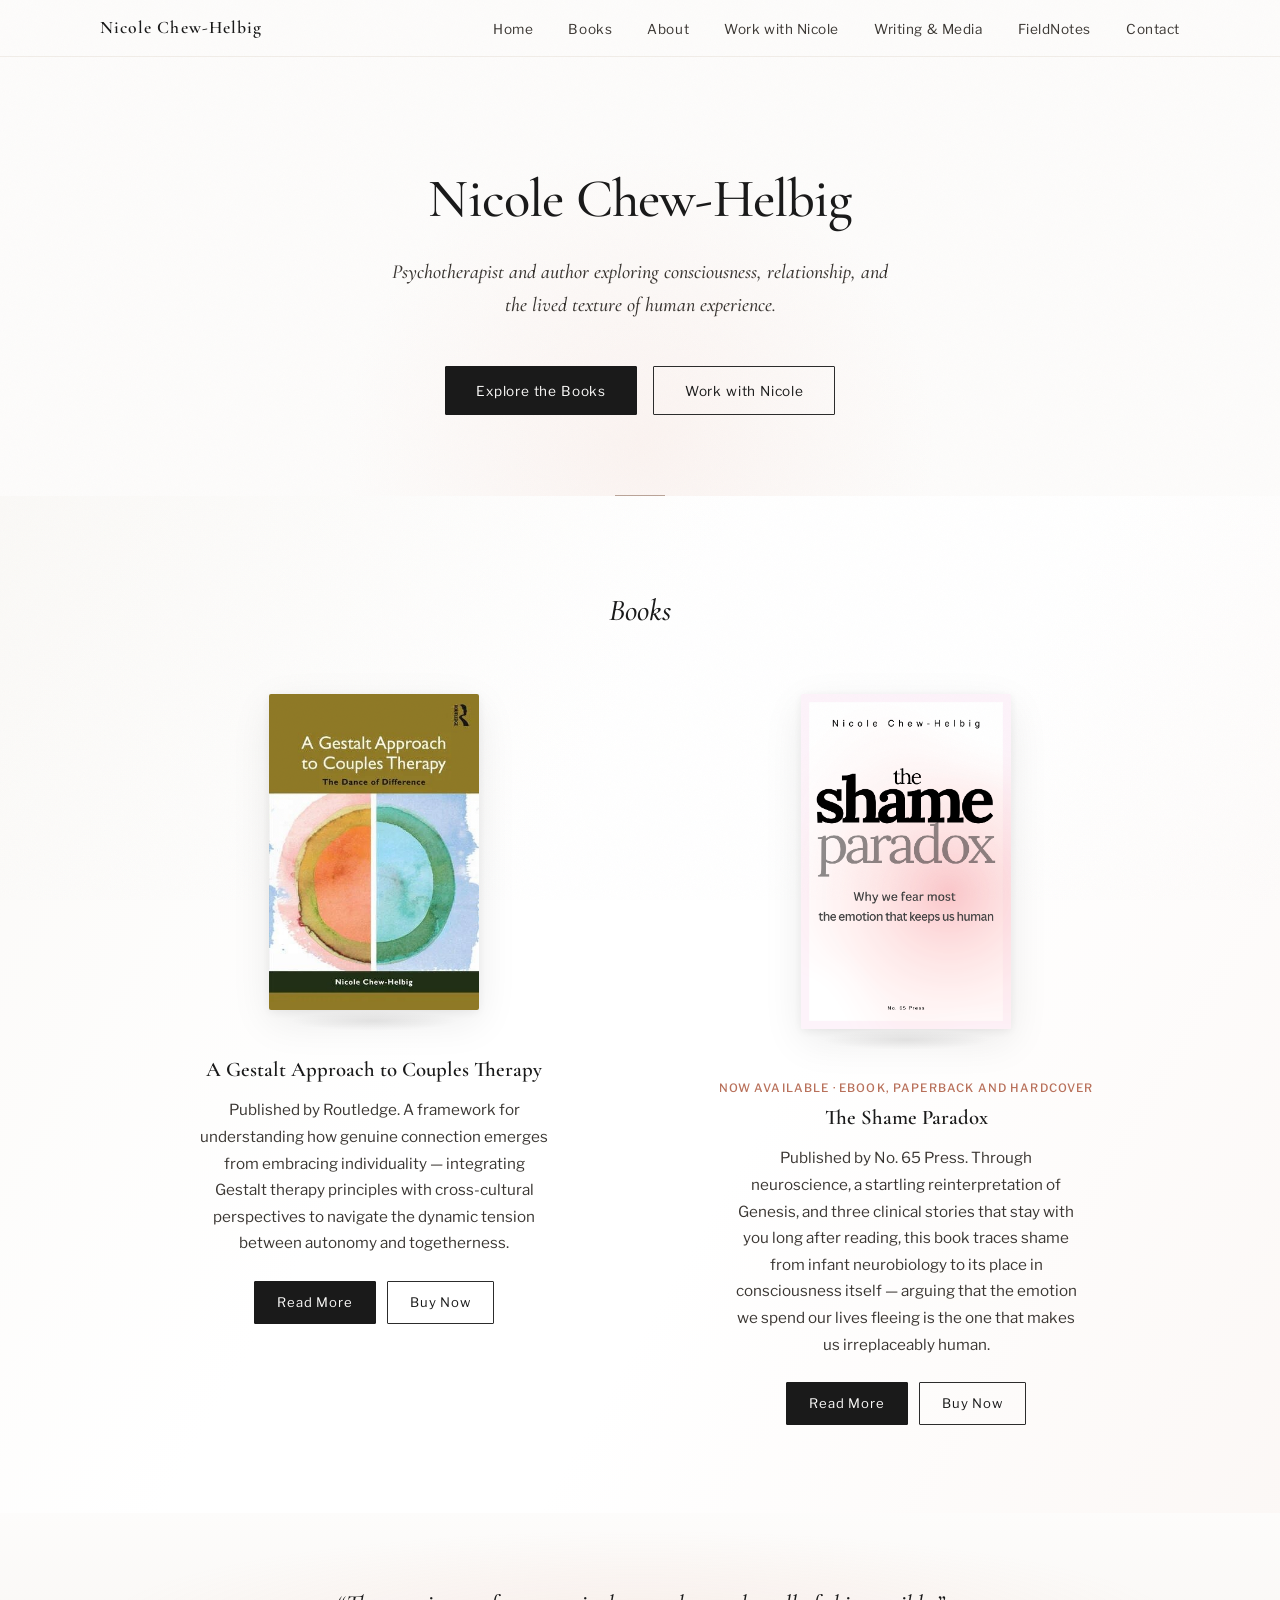
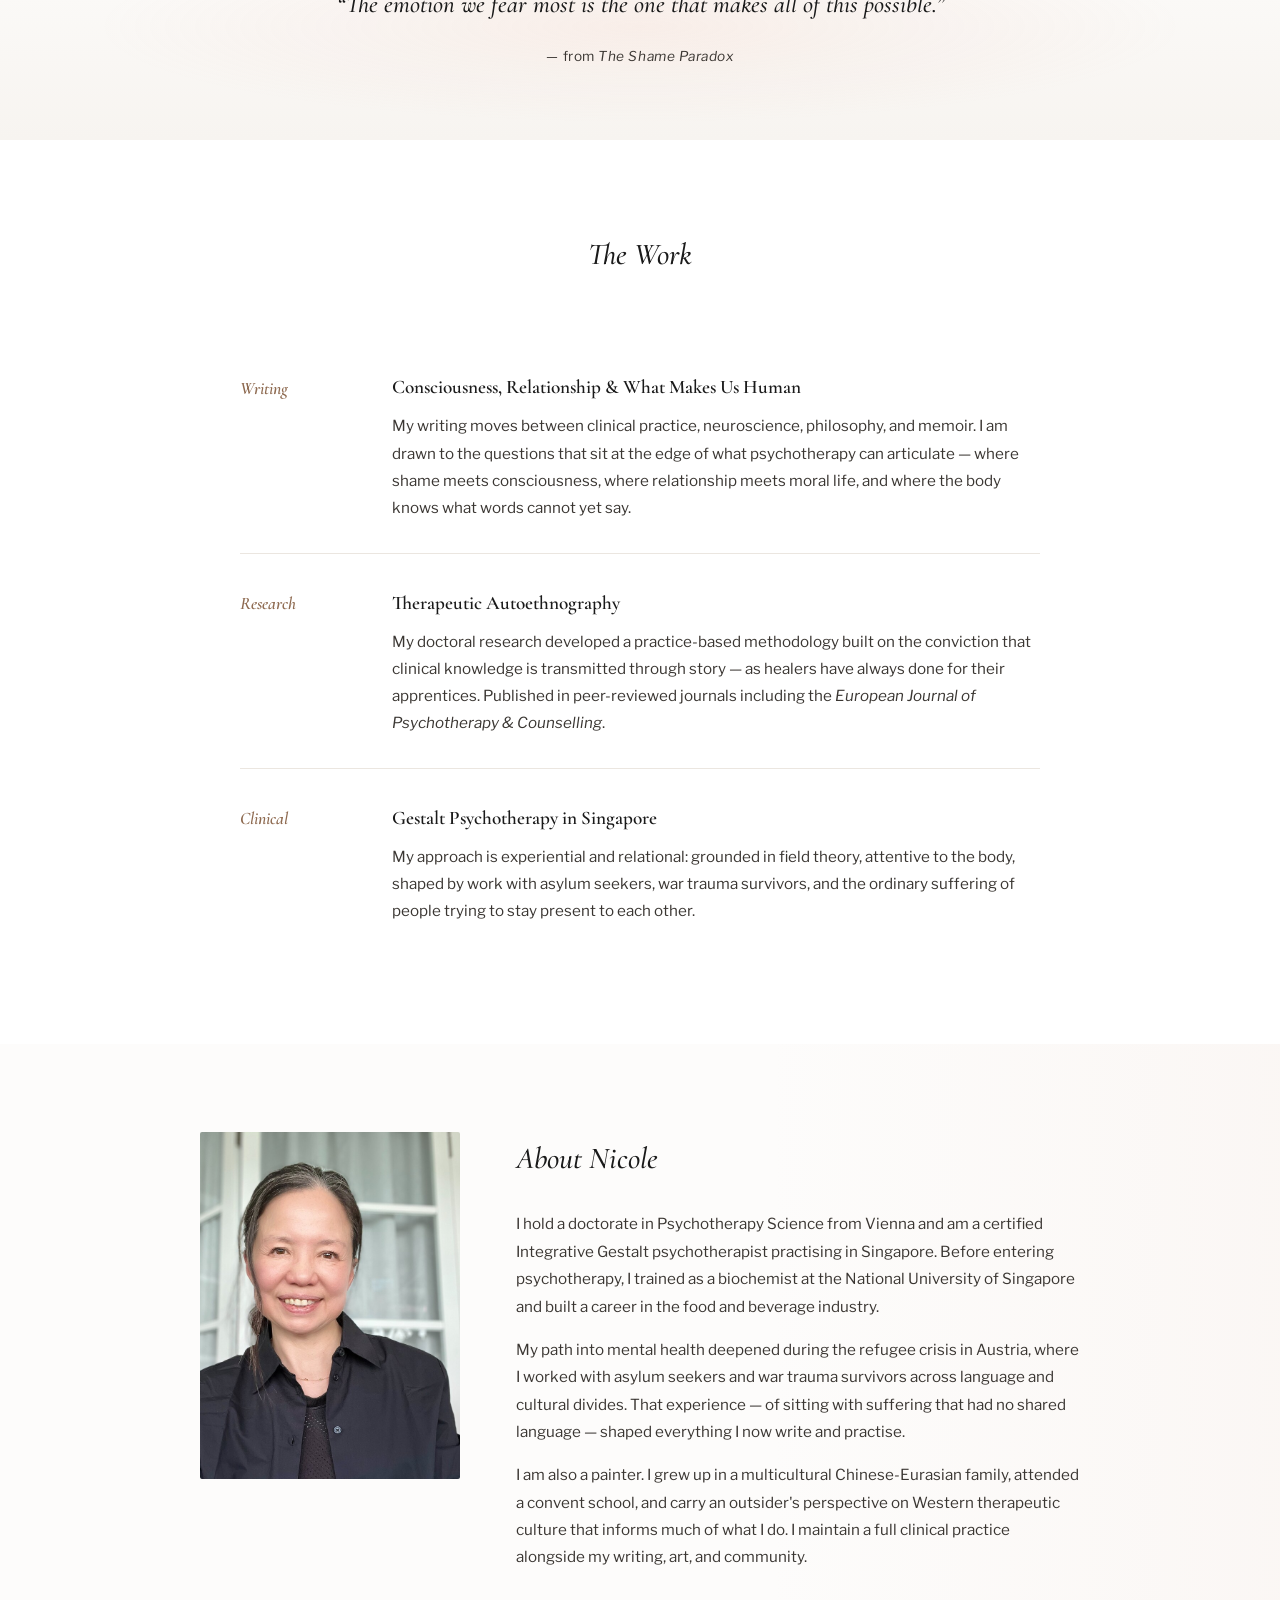
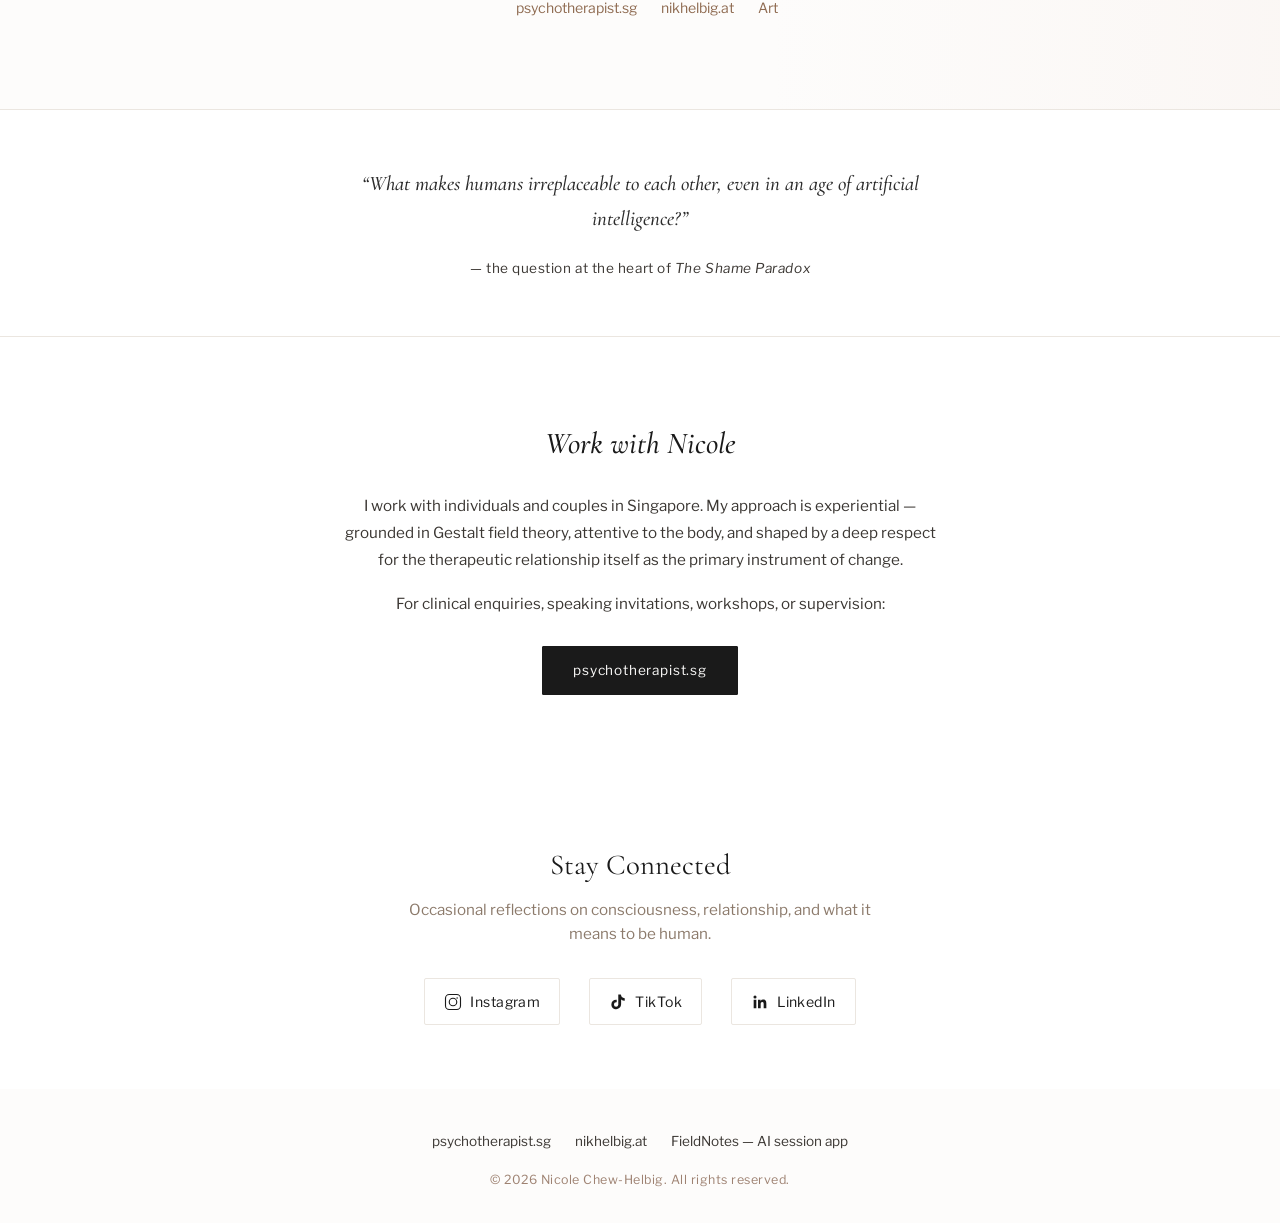
<file: index.html>
<!DOCTYPE html>
<html lang="en">
<head>
<meta charset="UTF-8">
<meta name="viewport" content="width=device-width, initial-scale=1.0">
<title>Nicole Chew-Helbig — Psychotherapist &amp; Author</title>
<meta name="description" content="Nicole Chew-Helbig is a Gestalt psychotherapist, clinical researcher, and author based in Singapore. Her work explores consciousness, relationship, and what makes us irreplaceably human.">
<link rel="preconnect" href="https://fonts.googleapis.com">
<link rel="preconnect" href="https://fonts.gstatic.com" crossorigin>
<link href="https://fonts.googleapis.com/css2?family=Cormorant+Garamond:ital,wght@0,300;0,400;0,500;0,600;0,700;1,300;1,400;1,500;1,600&family=Libre+Franklin:ital,wght@0,300;0,400;0,500;1,300;1,400&display=swap" rel="stylesheet">
<link rel="stylesheet" href="style.css">
<style>
.book-status-note {
font-family: 'Libre Franklin', sans-serif;
font-size: 0.72rem;
font-weight: 500;
letter-spacing: 0.1em;
text-transform: uppercase;
color: #B8705A;
margin-top: 0.5rem;
}

/* Social follow section */
.social-follow {
text-align: center;
padding: 4rem 2rem;
background: var(--warm-white, #FAF6F2);
}
.social-follow h2 {
font-family: 'Cormorant Garamond', serif;
font-weight: 400;
font-size: 1.8rem;
color: var(--soft-black, #3A3632);
margin-bottom: 0.5rem;
}
.social-follow > p {
font-family: 'Libre Franklin', sans-serif;
font-size: 0.95rem;
color: #8C7A6B;
margin-bottom: 2rem;
max-width: 480px;
margin-left: auto;
margin-right: auto;
line-height: 1.6;
}
.social-links {
display: flex;
justify-content: center;
gap: 1.8rem;
flex-wrap: wrap;
}
.social-link {
display: flex;
align-items: center;
gap: 0.5rem;
font-family: 'Libre Franklin', sans-serif;
font-size: 0.88rem;
font-weight: 400;
letter-spacing: 0.03em;
color: var(--soft-black, #3A3632);
text-decoration: none;
padding: 0.6rem 1.2rem;
border: 1px solid var(--light-border, #D9CFC6);
border-radius: 2px;
transition: border-color 0.25s ease, color 0.25s ease;
}
.social-link:hover {
border-color: var(--terracotta, #B8453A);
color: var(--terracotta, #B8453A);
}
.social-link svg {
width: 18px;
height: 18px;
flex-shrink: 0;
}
</style>
</head>
<body>

<nav>
<div class="nav-inner">
<a href="#" class="nav-logo">Nicole Chew-Helbig</a>
<button class="hamburger" onclick="document.querySelector('.nav-links').classList.toggle('open')" aria-label="Menu">
<span></span><span></span><span></span>
</button>
<ul class="nav-links">
<li><a href="#home">Home</a></li>
<li><a href="#books">Books</a></li>
<li><a href="#about">About</a></li>
<li><a href="#practice">Work with Nicole</a></li>
<li><a href="writing.html">Writing &amp; Media</a></li>
<li><a href="fieldnotes/">FieldNotes</a></li>
<li><a href="#contact">Contact</a></li>
</ul>
</div>
</nav>

<section id="home" class="hero">
<h1>Nicole Chew-Helbig</h1>
<p class="tagline">Psychotherapist and author exploring consciousness, relationship, and the lived texture of human experience.</p>
<div class="hero-buttons">
<a href="#books" class="btn btn-dark">Explore the Books</a>
<a href="#practice" class="btn btn-outline">Work with Nicole</a>
</div>
</section>

<div class="line"></div>

<section id="books" class="books">
<div class="books-inner">
<h2 class="section-title">Books</h2>
<div class="books-grid">
<div class="book-card reveal">
<div class="book-cover-frame">
<img src="couples-therapy-cover.jpg" alt="A Gestalt Approach to Couples Therapy — book cover by Nicole Chew-Helbig" />
</div>
<h3 class="book-title">A Gestalt Approach to Couples Therapy</h3>
<p class="book-desc">Published by Routledge. A framework for understanding how genuine connection emerges from embracing individuality — integrating Gestalt therapy principles with cross-cultural perspectives to navigate the dynamic tension between autonomy and togetherness.</p>
<div class="book-buttons">
<a href="couples-therapy.html" class="btn btn-dark btn-sm">Read More</a>
<a href="https://www.amazon.com/Gestalt-Approach-Couples-Therapy-Difference/dp/1041051468" target="_blank" class="btn btn-outline btn-sm">Buy Now</a>
</div>
</div>

<div class="book-card reveal">
<div class="book-cover-frame">
<img src="BOOKCOVER260414.png" alt="The Shame Paradox — book cover by Nicole Chew-Helbig" />
</div>
<p class="book-status-note">Now available · Ebook, paperback and hardcover</p>
<h3 class="book-title">The Shame Paradox</h3>
<p class="book-desc">Published by No. 65 Press. Through neuroscience, a startling reinterpretation of Genesis, and three clinical stories that stay with you long after reading, this book traces shame from infant neurobiology to its place in consciousness itself — arguing that the emotion we spend our lives fleeing is the one that makes us irreplaceably human.</p>
<div class="book-buttons">
<a href="theshameparadox.html" class="btn btn-dark btn-sm">Read More</a>
<a href="theshameparadox.html#buy" class="btn btn-outline btn-sm">Buy Now</a>
</div>
</div>
</div>
</div>
</section>

<div class="quote-band">
<blockquote>&ldquo;The emotion we fear most is the one that makes all of this possible.&rdquo;</blockquote>
<p class="q-attr">— from <em>The Shame Paradox</em></p>
</div>

<section class="work-section">
<div class="work-inner">
<h2 class="section-title">The Work</h2>

<div class="work-item reveal">
<span class="work-label">Writing</span>
<div class="work-text">
<h3>Consciousness, Relationship &amp; What Makes Us Human</h3>
<p>My writing moves between clinical practice, neuroscience, philosophy, and memoir. I am drawn to the questions that sit at the edge of what psychotherapy can articulate — where shame meets consciousness, where relationship meets moral life, and where the body knows what words cannot yet say.</p>
</div>
</div>

<div class="work-item reveal">
<span class="work-label">Research</span>
<div class="work-text">
<h3>Therapeutic Autoethnography</h3>
<p>My doctoral research developed a practice-based methodology built on the conviction that clinical knowledge is transmitted through story — as healers have always done for their apprentices. Published in peer-reviewed journals including the <em>European Journal of Psychotherapy &amp; Counselling</em>.</p>
</div>
</div>

<div class="work-item reveal">
<span class="work-label">Clinical</span>
<div class="work-text">
<h3>Gestalt Psychotherapy in Singapore</h3>
<p>My approach is experiential and relational: grounded in field theory, attentive to the body, shaped by work with asylum seekers, war trauma survivors, and the ordinary suffering of people trying to stay present to each other.</p>
</div>
</div>
</div>
</section>

<section id="about" class="about">
<div class="about-inner">
<img src="headshot.jpg" alt="Nicole Chew-Helbig" class="about-photo reveal" style="width:100%; aspect-ratio:3/4; object-fit:cover; object-position:center top; border-radius:2px;">
<div class="about-text reveal">
<h2>About Nicole</h2>
<p>I hold a doctorate in Psychotherapy Science from Vienna and am a certified Integrative Gestalt psychotherapist practising in Singapore. Before entering psychotherapy, I trained as a biochemist at the National University of Singapore and built a career in the food and beverage industry.</p>
<p>My path into mental health deepened during the refugee crisis in Austria, where I worked with asylum seekers and war trauma survivors across language and cultural divides. That experience — of sitting with suffering that had no shared language — shaped everything I now write and practise.</p>
<p>I am also a painter. I grew up in a multicultural Chinese-Eurasian family, attended a convent school, and carry an outsider's perspective on Western therapeutic culture that informs much of what I do. I maintain a full clinical practice alongside my writing, art, and community.</p>
<div class="about-links">
<a href="https://psychotherapist.sg" target="_blank">psychotherapist.sg</a>
<a href="https://nikhelbig.at" target="_blank">nikhelbig.at</a>
<a href="https://nik-helbig.pixels.com" target="_blank">Art</a>
</div>
</div>
</div>
</section>

<div class="quote-band-alt">
<blockquote>&ldquo;What makes humans irreplaceable to each other, even in an age of artificial intelligence?&rdquo;</blockquote>
<p class="q-attr">— the question at the heart of <em>The Shame Paradox</em></p>
</div>

<section id="practice" class="practice">
<div class="practice-inner reveal">
<h2>Work with Nicole</h2>
<p>I work with individuals and couples in Singapore. My approach is experiential — grounded in Gestalt field theory, attentive to the body, and shaped by a deep respect for the therapeutic relationship itself as the primary instrument of change.</p>
<p>For clinical enquiries, speaking invitations, workshops, or supervision:</p>
<a href="https://psychotherapist.sg" target="_blank" class="btn btn-dark">psychotherapist.sg</a>
</div>
</section>

<section id="contact" class="social-follow">
<h2>Stay Connected</h2>
<p>Occasional reflections on consciousness, relationship, and what it means to be human.</p>
<div class="social-links">
<a href="https://www.instagram.com/nikhelbig/" target="_blank" class="social-link">
<svg viewBox="0 0 24 24" fill="none" stroke="currentColor" stroke-width="1.5" stroke-linecap="round" stroke-linejoin="round"><rect x="2" y="2" width="20" height="20" rx="5"/><circle cx="12" cy="12" r="5"/><circle cx="17.5" cy="6.5" r="1" fill="currentColor" stroke="none"/></svg>
Instagram
</a>
<a href="https://www.instagram.com/psychotherapistsg" target="_blank" class="social-link">
<svg viewBox="0 0 24 24" fill="currentColor"><path d="M19.59 6.69a4.83 4.83 0 0 1-3.77-4.25V2h-3.45v13.67a2.89 2.89 0 0 1-2.88 2.5 2.89 2.89 0 0 1 0-5.78c.27 0 .54.04.79.1v-3.5a6.37 6.37 0 0 0-.79-.05A6.34 6.34 0 0 0 3.15 15.3a6.34 6.34 0 0 0 10.86 4.46c1.68-1.7 2.15-3.48 2.15-5.48V8.74a8.26 8.26 0 0 0 4.84 1.56V6.85a4.84 4.84 0 0 1-1.41-.16z"/></svg>
TikTok
</a>
<a href="https://www.linkedin.com/in/nicole-chew-helbig-453991227/" target="_blank" class="social-link">
<svg viewBox="0 0 24 24" fill="currentColor"><path d="M20.45 20.45h-3.55v-5.57c0-1.33-.02-3.04-1.85-3.04-1.85 0-2.14 1.45-2.14 2.94v5.67H9.36V9h3.41v1.56h.05a3.74 3.74 0 0 1 3.37-1.85c3.6 0 4.27 2.37 4.27 5.46v6.28zM5.34 7.43a2.06 2.06 0 1 1 0-4.12 2.06 2.06 0 0 1 0 4.12zM7.12 20.45H3.56V9h3.56v11.45z"/></svg>
LinkedIn
</a>
</div>
</section>

<footer>
<div class="footer-links">
<a href="https://psychotherapist.sg" target="_blank">psychotherapist.sg</a>
<a href="https://nikhelbig.at" target="_blank">nikhelbig.at</a>
<a href="fieldnotes/">FieldNotes — AI session app</a>
</div>
<p class="footer-copy">&copy; 2026 Nicole Chew-Helbig. All rights reserved.</p>
</footer>

<script>
const obs = new IntersectionObserver((entries) => {
entries.forEach(e => {
if (e.isIntersecting) { e.target.classList.add('visible'); obs.unobserve(e.target); }
});
}, { threshold: 0.12, rootMargin: '0px 0px -40px 0px' });
document.querySelectorAll('.reveal').forEach(el => obs.observe(el));

document.querySelectorAll('a[href^="#"]').forEach(a => {
a.addEventListener('click', function(e) {
const t = document.querySelector(this.getAttribute('href'));
if (t) { e.preventDefault(); t.scrollIntoView({ behavior: 'smooth', block: 'start' }); document.querySelector('.nav-links')?.classList.remove('open'); }
});
});
</script>

</body>
</html>
</file>
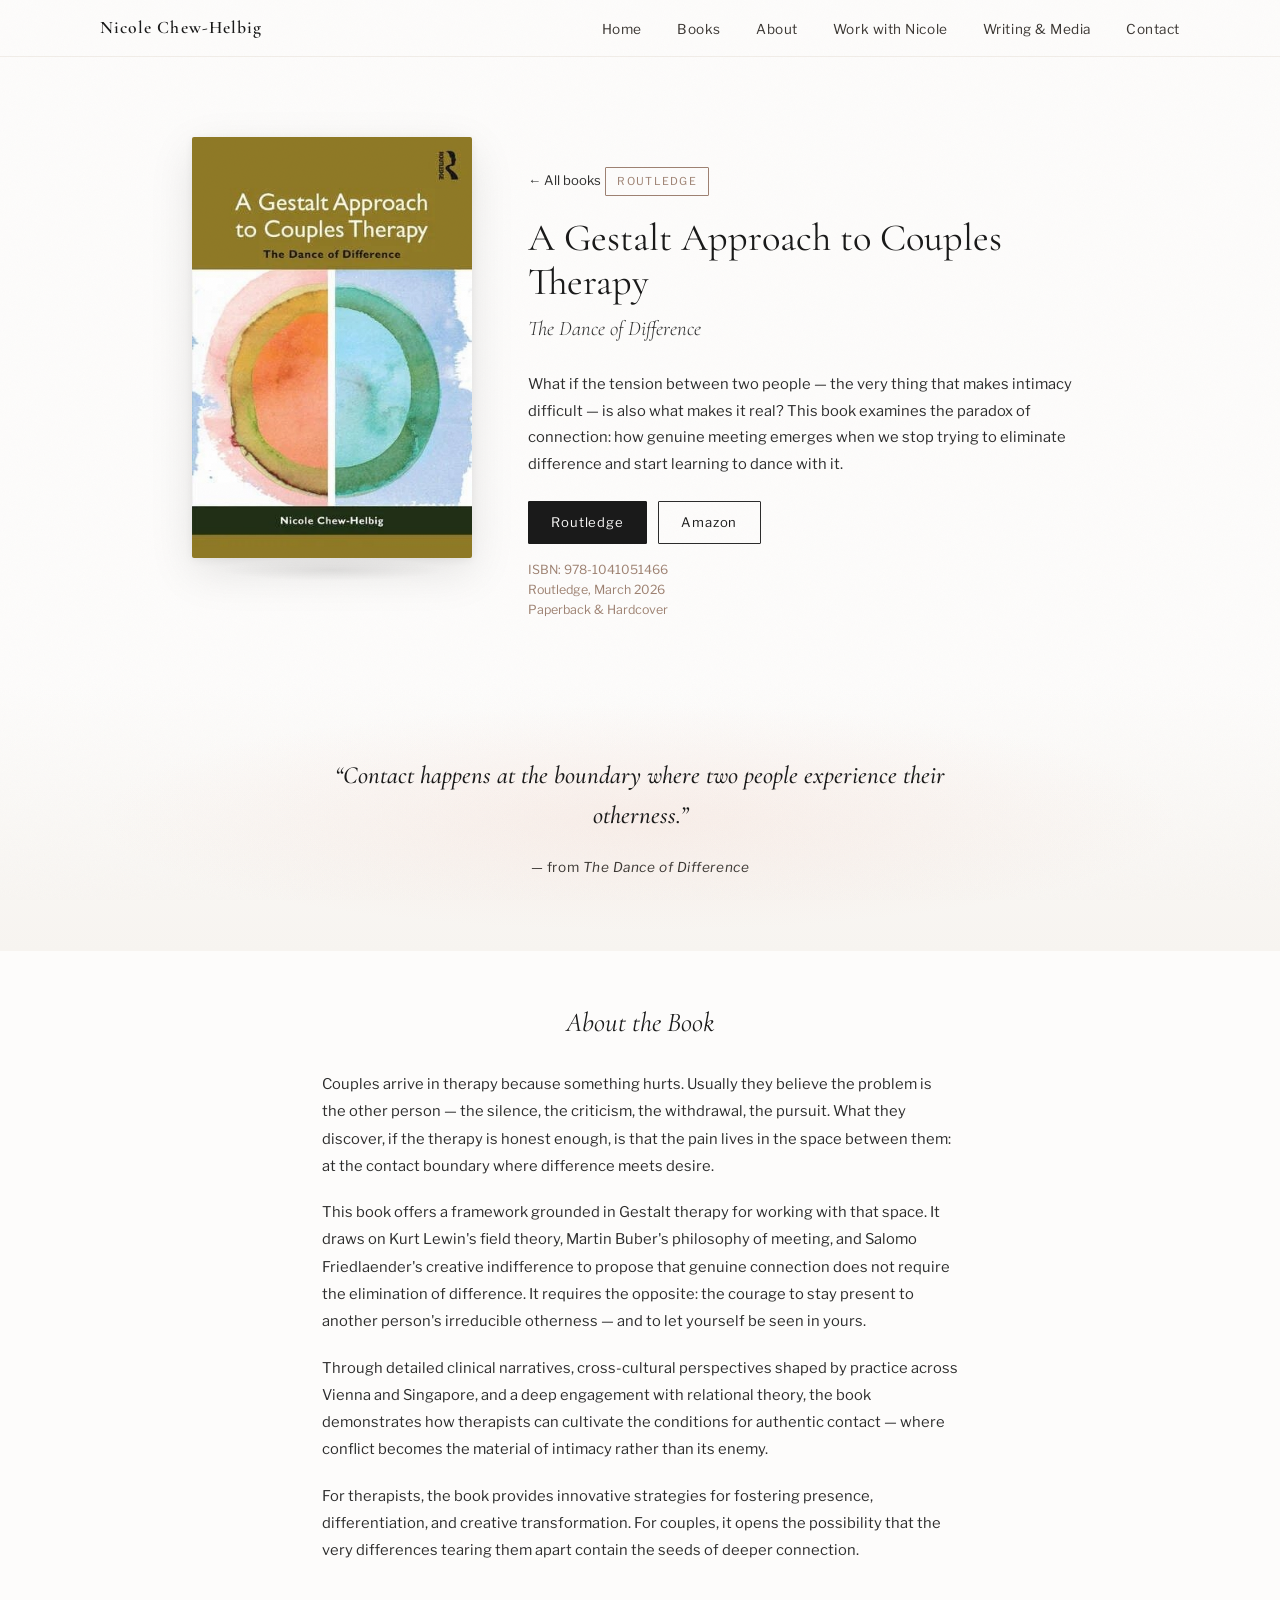
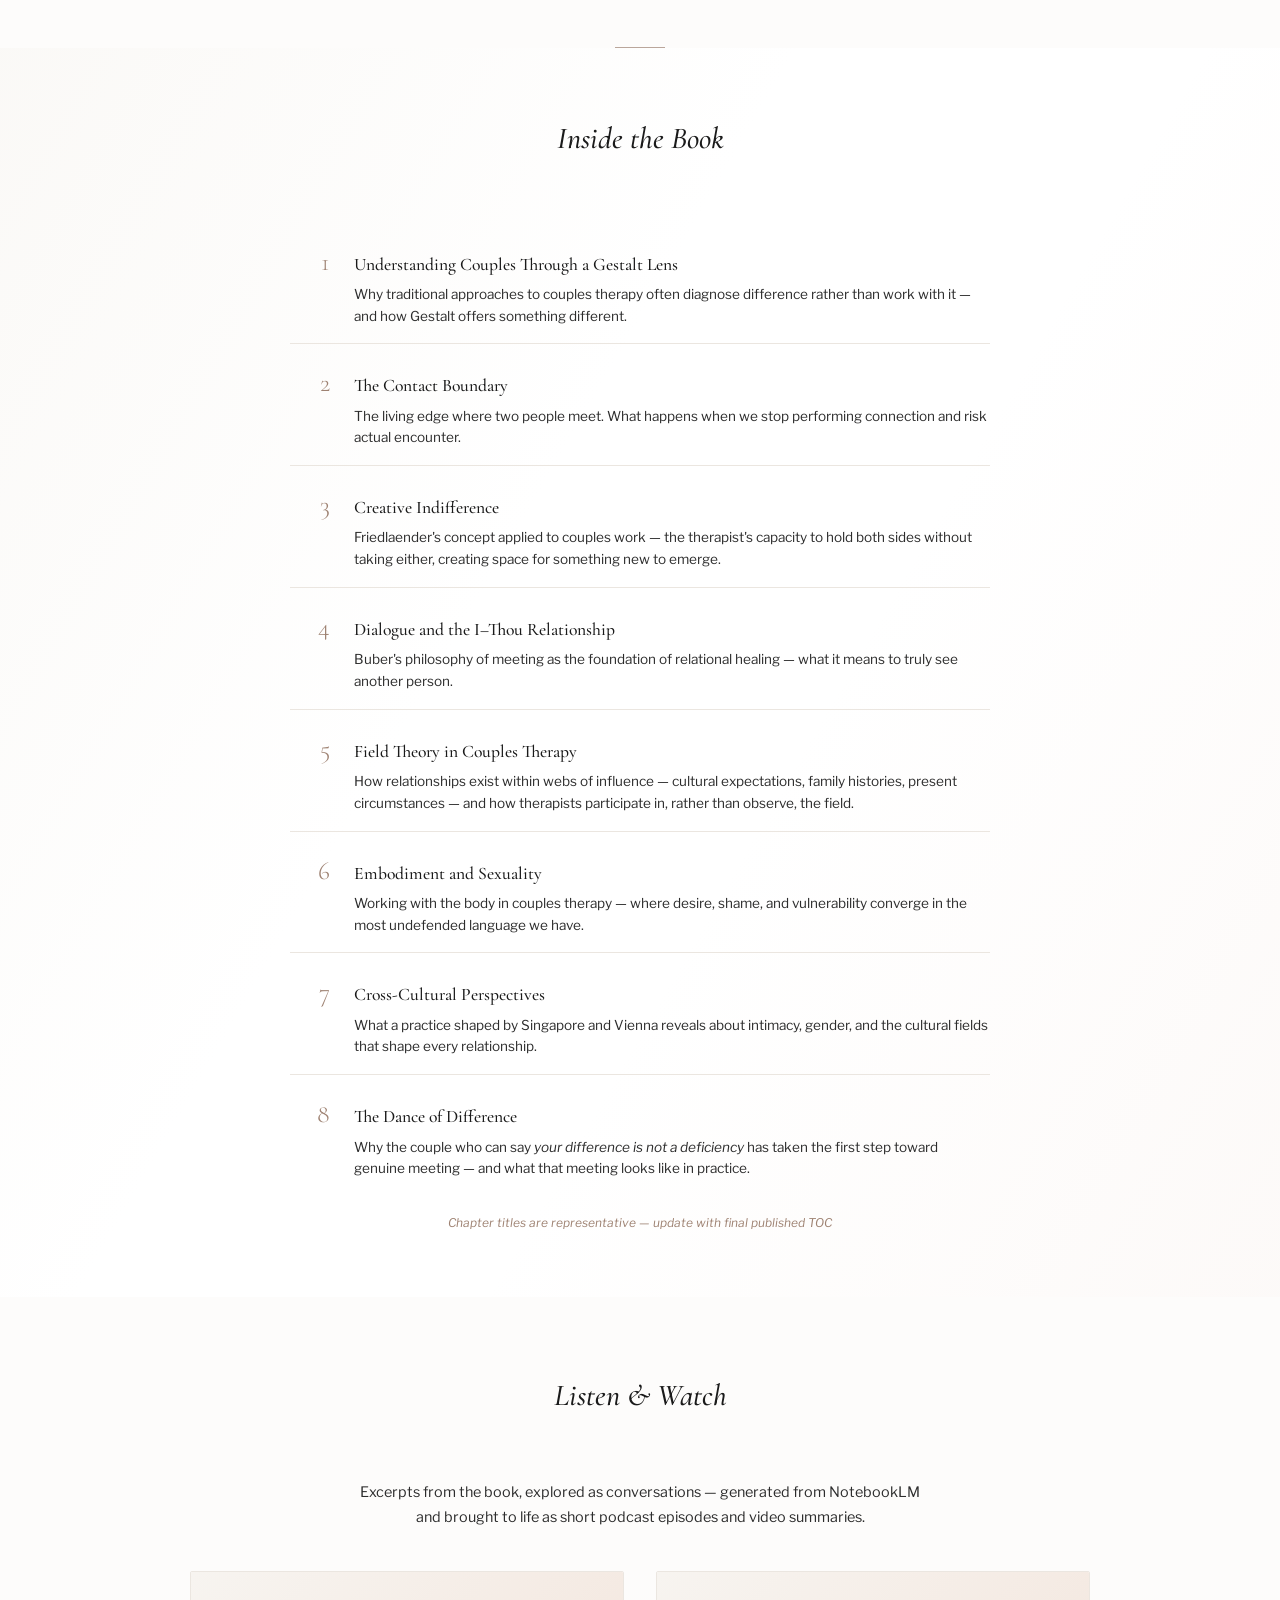
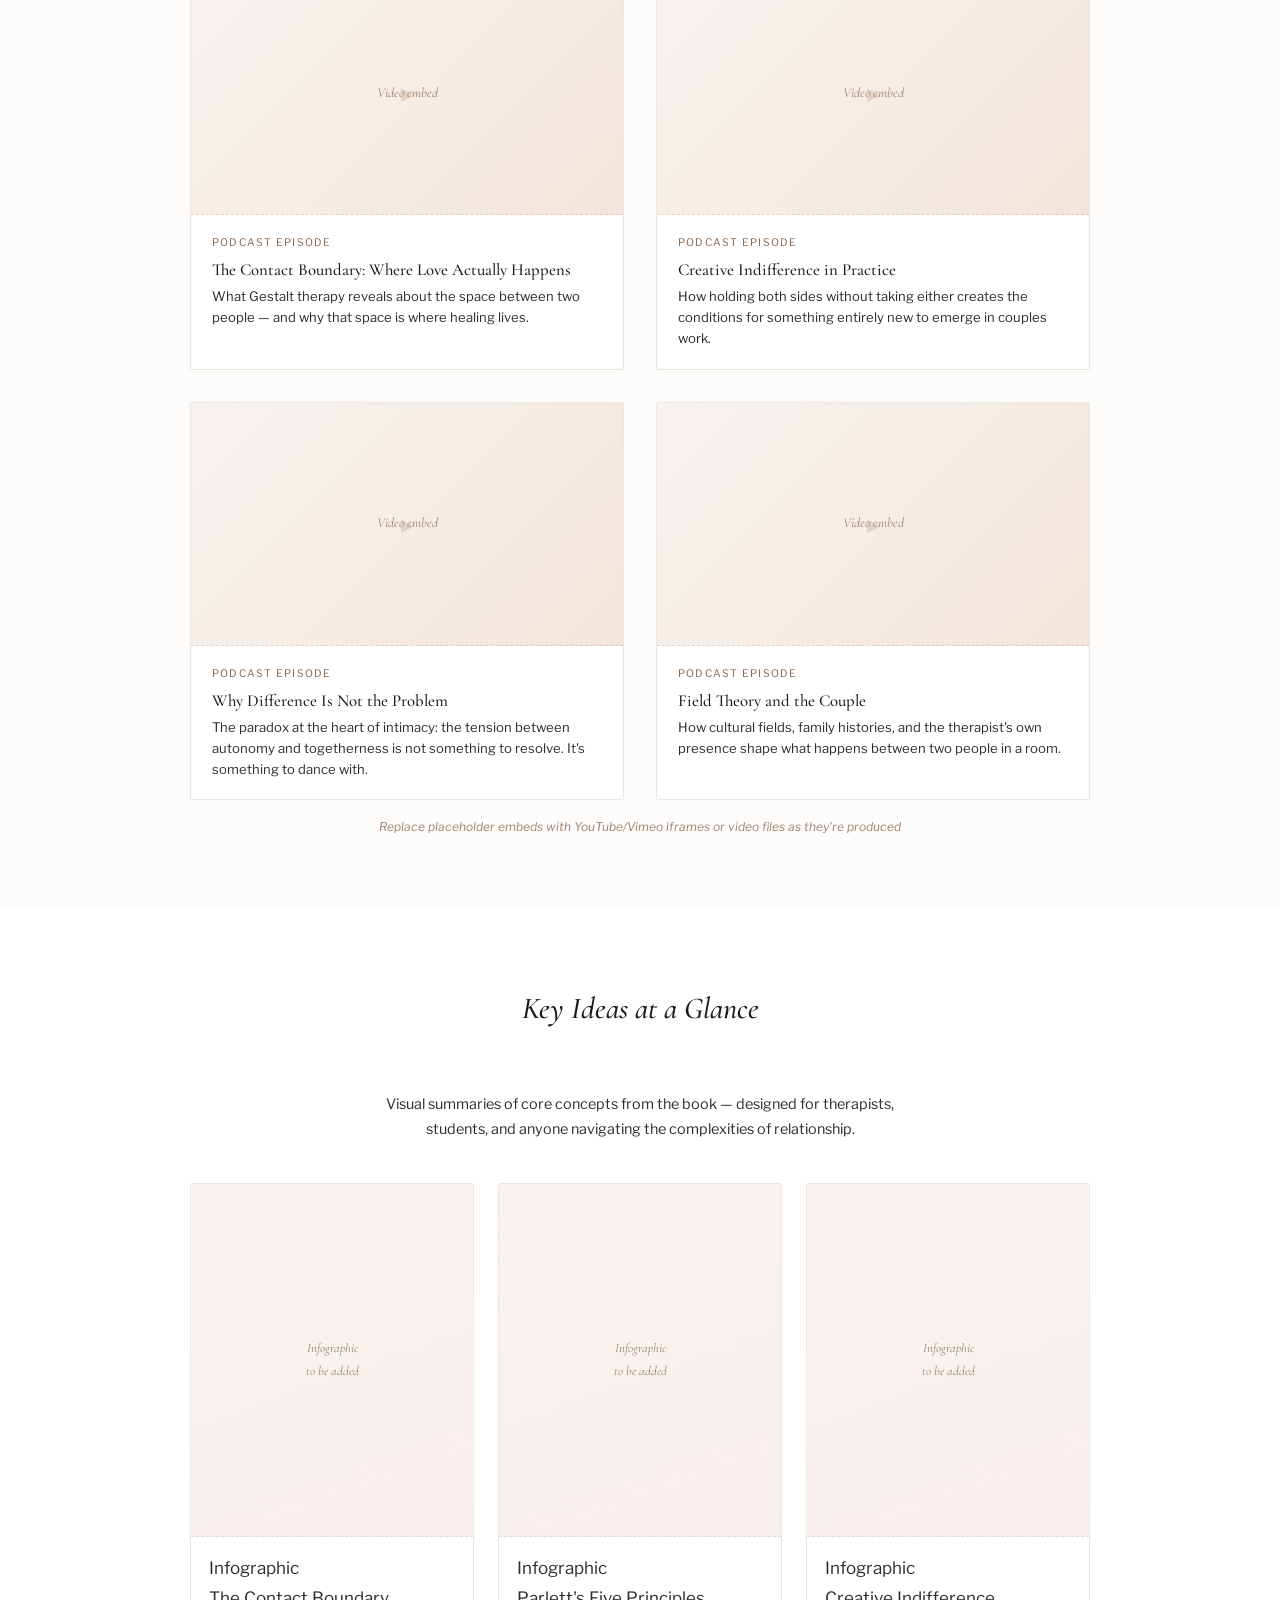
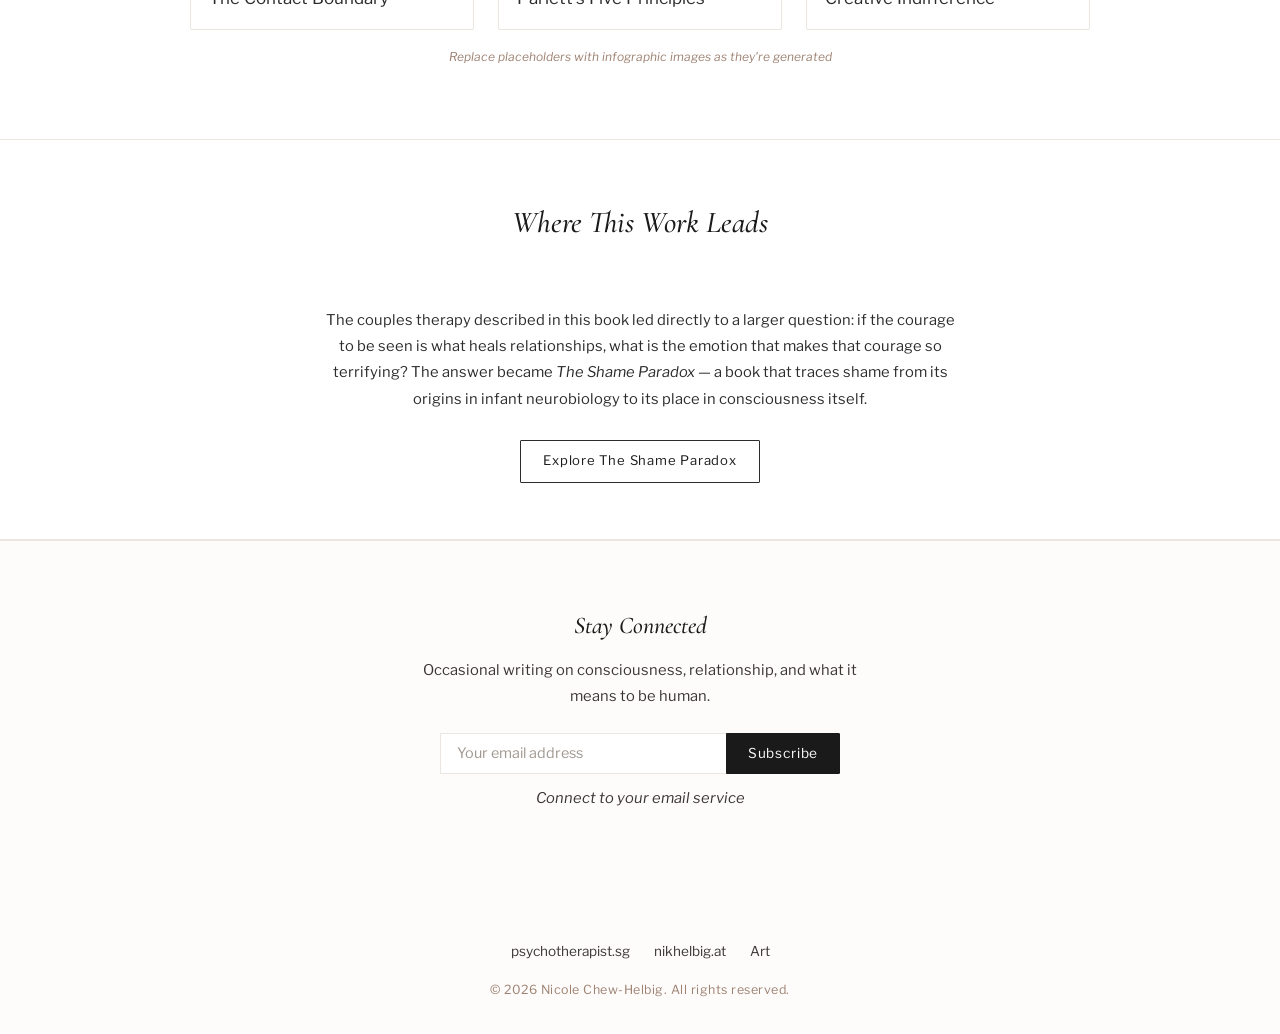
<file: couples-therap.html>
<!DOCTYPE html>
<html lang="en">
<head>
<meta charset="UTF-8">
<meta name="viewport" content="width=device-width, initial-scale=1.0">
<title>A Gestalt Approach to Couples Therapy — Nicole Chew-Helbig</title>
<meta name="description" content="A Gestalt Approach to Couples Therapy: The Dance of Difference by Nicole Chew-Helbig. Published by Routledge, March 2026. A framework for understanding how genuine connection emerges from embracing individuality.">
<link rel="preconnect" href="https://fonts.googleapis.com">
<link rel="preconnect" href="https://fonts.gstatic.com" crossorigin>
<link href="https://fonts.googleapis.com/css2?family=Cormorant+Garamond:ital,wght@0,300;0,400;0,500;0,600;0,700;1,300;1,400;1,500;1,600&family=Libre+Franklin:ital,wght@0,300;0,400;0,500;1,300;1,400&display=swap" rel="stylesheet">
<link rel="stylesheet" href="style.css">
<style>
  /* ── PAGE-SPECIFIC STYLES ── */

  /* Book hero — asymmetric layout */
  .book-hero {
    max-width: 960px;
    margin: 0 auto;
    padding: 5rem 2rem 4rem;
    display: grid;
    grid-template-columns: 280px 1fr;
    gap: 3.5rem;
    align-items: start;
  }
  .book-hero-cover {
    position: relative;
    transition: transform 0.5s ease;
  }
  .book-hero-cover:hover { transform: translateY(-4px); }
  .book-hero-cover::after {
    content: '';
    position: absolute;
    bottom: -14px; left: 10%; width: 80%; height: 22px;
    background: radial-gradient(ellipse, rgba(0,0,0,0.08) 0%, transparent 70%);
    border-radius: 50%;
  }
  .book-hero-cover img {
    width: 100%;
    border-radius: 2px;
    box-shadow: 0 2px 8px rgba(0,0,0,0.06), 0 14px 45px rgba(0,0,0,0.1);
  }
  .book-hero-text {
    padding-top: 0.5rem;
  }
  .book-hero-text .publisher-badge {
    display: inline-block;
    font-family: 'Libre Franklin', sans-serif;
    font-size: 0.68rem;
    font-weight: 400;
    letter-spacing: 0.12em;
    text-transform: uppercase;
    color: var(--dusty-rose);
    border: 1px solid var(--dusty-rose);
    padding: 0.25rem 0.7rem;
    border-radius: 1px;
    margin-bottom: 1.2rem;
  }
  .book-hero-text h1 {
    font-family: 'Cormorant Garamond', serif;
    font-weight: 400;
    font-size: 2.4rem;
    line-height: 1.15;
    color: var(--soft-black);
    margin-bottom: 0.4rem;
  }
  .book-hero-text .subtitle {
    font-family: 'Cormorant Garamond', serif;
    font-weight: 300;
    font-style: italic;
    font-size: 1.3rem;
    color: var(--muted);
    margin-bottom: 1.5rem;
  }
  .book-hero-text .book-intro {
    font-size: 0.92rem;
    color: var(--muted);
    line-height: 1.8;
    margin-bottom: 1.5rem;
  }
  .buy-links {
    display: flex;
    gap: 0.7rem;
    flex-wrap: wrap;
    margin-bottom: 1rem;
  }
  .book-meta {
    font-size: 0.78rem;
    color: var(--dusty-rose);
    line-height: 1.6;
    margin-top: 1rem;
  }

  /* ── Long description ── */
  .book-description {
    max-width: 700px;
    margin: 0 auto;
    padding: 3rem 2rem 4rem;
  }
  .book-description h2 {
    font-family: 'Cormorant Garamond', serif;
    font-weight: 400;
    font-style: italic;
    font-size: 1.7rem;
    color: var(--soft-black);
    margin-bottom: 1.5rem;
    text-align: center;
  }
  .book-description p {
    font-size: 0.92rem;
    color: var(--muted);
    line-height: 1.85;
    margin-bottom: 1.2rem;
  }

  /* ── Chapters / Contents ── */
  .chapters-section {
    padding: 4rem 2rem;
    background: var(--warm-white);
    position: relative;
  }
  .chapters-section::before {
    content: '';
    position: absolute;
    top: 0; left: 0; right: 0; bottom: 0;
    background: linear-gradient(120deg, rgba(240,235,227,0.3) 0%, transparent 40%, transparent 60%, rgba(238,218,208,0.15) 100%);
    pointer-events: none;
  }
  .chapters-inner {
    max-width: 700px;
    margin: 0 auto;
    position: relative;
    z-index: 1;
  }
  .chapter-list {
    list-style: none;
    counter-reset: chapter;
  }
  .chapter-list li {
    counter-increment: chapter;
    padding: 1rem 0;
    border-bottom: 1px solid var(--light-border);
    display: grid;
    grid-template-columns: 48px 1fr;
    gap: 1rem;
    align-items: baseline;
  }
  .chapter-list li:last-child { border-bottom: none; }
  .chapter-list li::before {
    content: counter(chapter);
    font-family: 'Cormorant Garamond', serif;
    font-weight: 300;
    font-size: 1.6rem;
    color: var(--dusty-rose);
    text-align: right;
    padding-right: 0.5rem;
  }
  .ch-title {
    font-family: 'Cormorant Garamond', serif;
    font-weight: 500;
    font-size: 1.1rem;
    color: var(--soft-black);
    margin-bottom: 0.25rem;
  }
  .ch-desc {
    font-size: 0.85rem;
    color: var(--muted);
    line-height: 1.6;
  }

  /* ── Excerpts / Media ── */
  .media-section {
    padding: 4.5rem 2rem;
    background: var(--cream);
  }
  .media-inner {
    max-width: 900px;
    margin: 0 auto;
  }
  .media-grid {
    display: grid;
    grid-template-columns: 1fr 1fr;
    gap: 2rem;
    margin-top: 2.5rem;
  }
  .media-card {
    border: 1px solid var(--light-border);
    border-radius: 2px;
    overflow: hidden;
    background: var(--warm-white);
    transition: box-shadow 0.3s, border-color 0.3s;
  }
  .media-card:hover {
    border-color: var(--dusty-rose);
    box-shadow: 0 4px 20px rgba(0,0,0,0.05);
  }
  .media-card .media-embed {
    width: 100%;
    aspect-ratio: 16/9;
    background: linear-gradient(135deg, var(--sand) 0%, var(--blush) 100%);
    display: flex;
    align-items: center;
    justify-content: center;
    font-family: 'Cormorant Garamond', serif;
    font-style: italic;
    font-size: 0.85rem;
    color: var(--dusty-rose);
    text-align: center;
    padding: 1rem;
    position: relative;
    border: 1px dashed rgba(196,160,138,0.4);
    border-left: none;
    border-right: none;
    border-top: none;
  }
  /* Play icon */
  .media-embed::before {
    content: '▶';
    position: absolute;
    font-size: 1.8rem;
    color: rgba(196,160,138,0.35);
    top: 50%;
    left: 50%;
    transform: translate(-50%, -50%);
  }
  .media-card .media-info {
    padding: 1.2rem 1.3rem;
  }
  .media-card .media-type {
    font-family: 'Libre Franklin', sans-serif;
    font-size: 0.65rem;
    font-weight: 400;
    letter-spacing: 0.12em;
    text-transform: uppercase;
    color: var(--terracotta);
    margin-bottom: 0.4rem;
  }
  .media-card .media-title {
    font-family: 'Cormorant Garamond', serif;
    font-weight: 500;
    font-size: 1.05rem;
    color: var(--soft-black);
    margin-bottom: 0.3rem;
    line-height: 1.35;
  }
  .media-card .media-desc {
    font-size: 0.82rem;
    color: var(--muted);
    line-height: 1.6;
  }

  /* Infographics grid */
  .infographics-grid {
    display: grid;
    grid-template-columns: 1fr 1fr 1fr;
    gap: 1.5rem;
    margin-top: 2.5rem;
  }
  .infographic-card {
    border: 1px solid var(--light-border);
    border-radius: 2px;
    overflow: hidden;
    background: var(--warm-white);
    transition: box-shadow 0.3s, border-color 0.3s;
  }
  .infographic-card:hover {
    border-color: var(--dusty-rose);
    box-shadow: 0 4px 16px rgba(0,0,0,0.04);
  }
  .infographic-placeholder {
    width: 100%;
    aspect-ratio: 4/5;
    background: linear-gradient(160deg, var(--sand) 0%, rgba(238,218,208,0.4) 100%);
    display: flex;
    align-items: center;
    justify-content: center;
    font-family: 'Cormorant Garamond', serif;
    font-style: italic;
    font-size: 0.8rem;
    color: var(--dusty-rose);
    text-align: center;
    padding: 1rem;
    border: 1px dashed rgba(196,160,138,0.3);
    border-left: none;
    border-right: none;
    border-top: none;
  }
  .infographic-card .media-info {
    padding: 1rem 1.1rem;
  }

  /* ── "From the book" connection to Shame Paradox ── */
  .connection-section {
    padding: 3.5rem 2rem;
    background: var(--warm-white);
    border-top: 1px solid var(--light-border);
    border-bottom: 1px solid var(--light-border);
  }
  .connection-inner {
    max-width: 640px;
    margin: 0 auto;
    text-align: center;
  }
  .connection-inner p {
    font-size: 0.92rem;
    color: var(--muted);
    line-height: 1.8;
    margin-bottom: 1.2rem;
  }
  .connection-inner .btn { margin-top: 0.5rem; }

  /* ── Back to all books ── */
  .back-link {
    display: inline-flex;
    align-items: center;
    gap: 0.4rem;
    font-size: 0.82rem;
    color: var(--muted);
    text-decoration: none;
    transition: color 0.3s;
    padding: 1.5rem 0 0;
  }
  .back-link:hover { color: var(--soft-black); }

  /* ── RESPONSIVE ── */
  @media (max-width: 768px) {
    .book-hero {
      grid-template-columns: 1fr;
      gap: 2rem;
      padding: 3.5rem 1.5rem 3rem;
      text-align: center;
    }
    .book-hero-cover {
      max-width: 220px;
      margin: 0 auto;
    }
    .buy-links { justify-content: center; }
    .book-hero-text h1 { font-size: 1.9rem; }

    .media-grid { grid-template-columns: 1fr; }
    .infographics-grid { grid-template-columns: 1fr 1fr; }

    .chapter-list li {
      grid-template-columns: 36px 1fr;
      gap: 0.5rem;
    }
  }
  @media (max-width: 480px) {
    .infographics-grid { grid-template-columns: 1fr; }
  }
</style>
</head>
<body>

<!-- ═══════ NAV ═══════ -->
<nav>
  <div class="nav-inner">
    <a href="index.html" class="nav-logo">Nicole Chew-Helbig</a>
    <button class="hamburger" onclick="document.querySelector('.nav-links').classList.toggle('open')" aria-label="Menu">
      <span></span><span></span><span></span>
    </button>
    <ul class="nav-links">
      <li><a href="index.html">Home</a></li>
      <li><a href="index.html#books">Books</a></li>
      <li><a href="index.html#about">About</a></li>
      <li><a href="index.html#practice">Work with Nicole</a></li>
      <li><a href="index.html#writing">Writing &amp; Media</a></li>
      <li><a href="index.html#contact">Contact</a></li>
    </ul>
  </div>
</nav>

<!-- ═══════ BOOK HERO ═══════ -->
<section class="book-hero">
  <div class="book-hero-cover">
    <img src="couples-therapy-cover.jpg" alt="A Gestalt Approach to Couples Therapy: The Dance of Difference — Nicole Chew-Helbig" />
  </div>
  <div class="book-hero-text">
    <a href="index.html#books" class="back-link">&larr; All books</a>
    <span class="publisher-badge">Routledge</span>
    <h1>A Gestalt Approach to Couples Therapy</h1>
    <p class="subtitle">The Dance of Difference</p>
    <p class="book-intro">What if the tension between two people — the very thing that makes intimacy difficult — is also what makes it real? This book examines the paradox of connection: how genuine meeting emerges when we stop trying to eliminate difference and start learning to dance with it.</p>
    <div class="buy-links">
      <a href="https://www.routledge.com/A-Gestalt-Approach-to-Couples-Therapy-The-Dance-of-Difference/Chew-Helbig/p/book/9781041051466" target="_blank" class="btn btn-dark btn-sm">Routledge</a>
      <a href="https://www.amazon.com/Gestalt-Approach-Couples-Therapy-Difference/dp/1041051468" target="_blank" class="btn btn-outline btn-sm">Amazon</a>
    </div>
    <p class="book-meta">
      ISBN: 978-1041051466<br>
      Routledge, March 2026<br>
      Paperback &amp; Hardcover
    </p>
  </div>
</section>

<!-- ═══════ QUOTE ═══════ -->
<div class="quote-band">
  <blockquote>&ldquo;Contact happens at the boundary where two people experience their otherness.&rdquo;</blockquote>
  <p class="q-attr">— from <em>The Dance of Difference</em></p>
</div>

<!-- ═══════ ABOUT THE BOOK ═══════ -->
<div class="book-description reveal">
  <h2>About the Book</h2>
  <p>Couples arrive in therapy because something hurts. Usually they believe the problem is the other person — the silence, the criticism, the withdrawal, the pursuit. What they discover, if the therapy is honest enough, is that the pain lives in the space between them: at the contact boundary where difference meets desire.</p>
  <p>This book offers a framework grounded in Gestalt therapy for working with that space. It draws on Kurt Lewin's field theory, Martin Buber's philosophy of meeting, and Salomo Friedlaender's creative indifference to propose that genuine connection does not require the elimination of difference. It requires the opposite: the courage to stay present to another person's irreducible otherness — and to let yourself be seen in yours.</p>
  <p>Through detailed clinical narratives, cross-cultural perspectives shaped by practice across Vienna and Singapore, and a deep engagement with relational theory, the book demonstrates how therapists can cultivate the conditions for authentic contact — where conflict becomes the material of intimacy rather than its enemy.</p>
  <p>For therapists, the book provides innovative strategies for fostering presence, differentiation, and creative transformation. For couples, it opens the possibility that the very differences tearing them apart contain the seeds of deeper connection.</p>
</div>

<div class="line"></div>

<!-- ═══════ CHAPTERS ═══════ -->
<section class="chapters-section">
  <div class="chapters-inner">
    <h2 class="section-title">Inside the Book</h2>
    <ol class="chapter-list">
      <li class="reveal">
        <div>
          <div class="ch-title">Understanding Couples Through a Gestalt Lens</div>
          <div class="ch-desc">Why traditional approaches to couples therapy often diagnose difference rather than work with it — and how Gestalt offers something different.</div>
        </div>
      </li>
      <li class="reveal">
        <div>
          <div class="ch-title">The Contact Boundary</div>
          <div class="ch-desc">The living edge where two people meet. What happens when we stop performing connection and risk actual encounter.</div>
        </div>
      </li>
      <li class="reveal">
        <div>
          <div class="ch-title">Creative Indifference</div>
          <div class="ch-desc">Friedlaender's concept applied to couples work — the therapist's capacity to hold both sides without taking either, creating space for something new to emerge.</div>
        </div>
      </li>
      <li class="reveal">
        <div>
          <div class="ch-title">Dialogue and the I–Thou Relationship</div>
          <div class="ch-desc">Buber's philosophy of meeting as the foundation of relational healing — what it means to truly see another person.</div>
        </div>
      </li>
      <li class="reveal">
        <div>
          <div class="ch-title">Field Theory in Couples Therapy</div>
          <div class="ch-desc">How relationships exist within webs of influence — cultural expectations, family histories, present circumstances — and how therapists participate in, rather than observe, the field.</div>
        </div>
      </li>
      <li class="reveal">
        <div>
          <div class="ch-title">Embodiment and Sexuality</div>
          <div class="ch-desc">Working with the body in couples therapy — where desire, shame, and vulnerability converge in the most undefended language we have.</div>
        </div>
      </li>
      <li class="reveal">
        <div>
          <div class="ch-title">Cross-Cultural Perspectives</div>
          <div class="ch-desc">What a practice shaped by Singapore and Vienna reveals about intimacy, gender, and the cultural fields that shape every relationship.</div>
        </div>
      </li>
      <li class="reveal">
        <div>
          <div class="ch-title">The Dance of Difference</div>
          <div class="ch-desc">Why the couple who can say <em>your difference is not a deficiency</em> has taken the first step toward genuine meeting — and what that meeting looks like in practice.</div>
        </div>
      </li>
    </ol>
    <p class="placeholder-note" style="margin-top: 1rem;">Chapter titles are representative — update with final published TOC</p>
  </div>
</section>

<!-- ═══════ PODCAST EXCERPTS ═══════ -->
<section class="media-section">
  <div class="media-inner">
    <h2 class="section-title">Listen &amp; Watch</h2>
    <p style="text-align:center; font-size:0.9rem; color:var(--muted); max-width:560px; margin:0 auto;">Excerpts from the book, explored as conversations — generated from NotebookLM and brought to life as short podcast episodes and video summaries.</p>

    <div class="media-grid">
      <div class="media-card reveal">
        <div class="media-embed">
          <!-- Replace with: <iframe> or <video> embed -->
          Video embed
        </div>
        <div class="media-info">
          <div class="media-type">Podcast Episode</div>
          <div class="media-title">The Contact Boundary: Where Love Actually Happens</div>
          <div class="media-desc">What Gestalt therapy reveals about the space between two people — and why that space is where healing lives.</div>
        </div>
      </div>

      <div class="media-card reveal">
        <div class="media-embed">
          Video embed
        </div>
        <div class="media-info">
          <div class="media-type">Podcast Episode</div>
          <div class="media-title">Creative Indifference in Practice</div>
          <div class="media-desc">How holding both sides without taking either creates the conditions for something entirely new to emerge in couples work.</div>
        </div>
      </div>

      <div class="media-card reveal">
        <div class="media-embed">
          Video embed
        </div>
        <div class="media-info">
          <div class="media-type">Podcast Episode</div>
          <div class="media-title">Why Difference Is Not the Problem</div>
          <div class="media-desc">The paradox at the heart of intimacy: the tension between autonomy and togetherness is not something to resolve. It's something to dance with.</div>
        </div>
      </div>

      <div class="media-card reveal">
        <div class="media-embed">
          Video embed
        </div>
        <div class="media-info">
          <div class="media-type">Podcast Episode</div>
          <div class="media-title">Field Theory and the Couple</div>
          <div class="media-desc">How cultural fields, family histories, and the therapist's own presence shape what happens between two people in a room.</div>
        </div>
      </div>
    </div>

    <p class="placeholder-note" style="margin-top: 1rem;">Replace placeholder embeds with YouTube/Vimeo iframes or video files as they're produced</p>
  </div>
</section>

<!-- ═══════ INFOGRAPHICS ═══════ -->
<section class="media-section" style="background: var(--warm-white);">
  <div class="media-inner">
    <h2 class="section-title">Key Ideas at a Glance</h2>
    <p style="text-align:center; font-size:0.9rem; color:var(--muted); max-width:520px; margin:0 auto;">Visual summaries of core concepts from the book — designed for therapists, students, and anyone navigating the complexities of relationship.</p>

    <div class="infographics-grid">
      <div class="infographic-card reveal">
        <div class="infographic-placeholder">Infographic<br>to be added</div>
        <div class="media-info">
          <div class="media-type">Infographic</div>
          <div class="media-title">The Contact Boundary</div>
        </div>
      </div>
      <div class="infographic-card reveal">
        <div class="infographic-placeholder">Infographic<br>to be added</div>
        <div class="media-info">
          <div class="media-type">Infographic</div>
          <div class="media-title">Parlett's Five Principles</div>
        </div>
      </div>
      <div class="infographic-card reveal">
        <div class="infographic-placeholder">Infographic<br>to be added</div>
        <div class="media-info">
          <div class="media-type">Infographic</div>
          <div class="media-title">Creative Indifference</div>
        </div>
      </div>
    </div>

    <p class="placeholder-note" style="margin-top: 1rem;">Replace placeholders with infographic images as they're generated</p>
  </div>
</section>

<!-- ═══════ CONNECTION TO THE SHAME PARADOX ═══════ -->
<div class="connection-section reveal">
  <div class="connection-inner">
    <h2 class="section-title">Where This Work Leads</h2>
    <p>The couples therapy described in this book led directly to a larger question: if the courage to be seen is what heals relationships, what is the emotion that makes that courage so terrifying? The answer became <em>The Shame Paradox</em> — a book that traces shame from its origins in infant neurobiology to its place in consciousness itself.</p>
    <a href="index.html#books" class="btn btn-outline btn-sm">Explore The Shame Paradox</a>
  </div>
</div>

<!-- ═══════ NEWSLETTER ═══════ -->
<section id="contact" class="newsletter">
  <div class="newsletter-inner">
    <h2>Stay Connected</h2>
    <p>Occasional writing on consciousness, relationship, and what it means to be human.</p>
    <div class="nl-form">
      <input type="email" placeholder="Your email address" aria-label="Email address">
      <button type="button">Subscribe</button>
    </div>
    <p class="placeholder-note" style="margin-top: 0.75rem;">Connect to your email service</p>
  </div>
</section>

<!-- ═══════ FOOTER ═══════ -->
<footer>
  <div class="footer-links">
    <a href="https://psychotherapist.sg" target="_blank">psychotherapist.sg</a>
    <a href="https://nikhelbig.at" target="_blank">nikhelbig.at</a>
    <a href="https://nik-helbig.pixels.com" target="_blank">Art</a>
  </div>
  <p class="footer-copy">&copy; 2026 Nicole Chew-Helbig. All rights reserved.</p>
</footer>

<!-- ═══════ SCROLL REVEAL ═══════ -->
<script>
  const obs = new IntersectionObserver((entries) => {
    entries.forEach(e => {
      if (e.isIntersecting) { e.target.classList.add('visible'); obs.unobserve(e.target); }
    });
  }, { threshold: 0.12, rootMargin: '0px 0px -40px 0px' });
  document.querySelectorAll('.reveal').forEach(el => obs.observe(el));

  document.querySelectorAll('a[href^="#"]').forEach(a => {
    a.addEventListener('click', function(e) {
      const t = document.querySelector(this.getAttribute('href'));
      if (t) { e.preventDefault(); t.scrollIntoView({ behavior: 'smooth', block: 'start' }); document.querySelector('.nav-links')?.classList.remove('open'); }
    });
  });
</script>

</body>
</html>
</file>
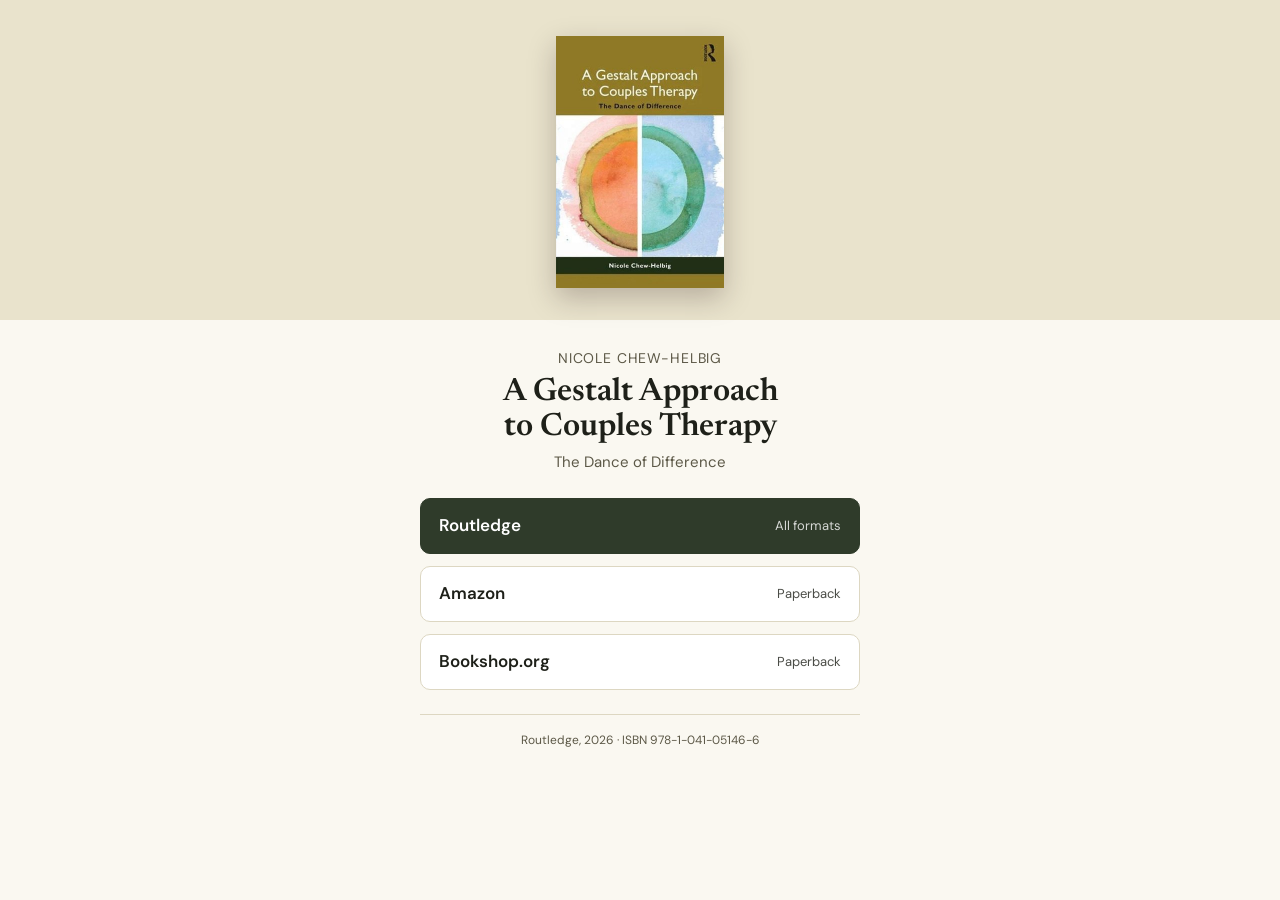
<file: gestaltcouplesbuy.html>
<!doctype html>
<html lang="en">
<head>
<meta charset="utf-8">
<meta name="viewport" content="width=device-width, initial-scale=1, viewport-fit=cover">
<title>Buy A Gestalt Approach to Couples Therapy</title>
<meta name="description" content="Buy A Gestalt Approach to Couples Therapy: The Dance of Difference by Nicole Chew-Helbig (Routledge, 2026).">
<meta property="og:title" content="A Gestalt Approach to Couples Therapy by Nicole Chew-Helbig">
<meta property="og:description" content="The Dance of Difference. Routledge, 2026.">
<meta property="og:url" content="https://nicolechewhelbig.com/gestaltcouplesbuy">
<link rel="canonical" href="https://nicolechewhelbig.com/gestaltcouplesbuy">
<link rel="preconnect" href="https://fonts.googleapis.com">
<link rel="preconnect" href="https://fonts.gstatic.com" crossorigin>
<link rel="stylesheet" href="https://fonts.googleapis.com/css2?family=Newsreader:opsz,wght@6..72,400;6..72,600&family=DM+Sans:wght@400;500;600&display=swap">
<style>
/* One narrow column: cover, title, four store buttons. Built for a phone held after a QR scan. */
:root {
  --bg: #FAF8F1;
  --band: #E9E3CC;
  --ink: #1E2019;
  --muted: #5C5847;
  --line: #DDD7C2;
  --btn: #2F3B2A;
  --btn-ink: #FFFFFF;
  --btn-alt: #FFFFFF;
  --btn-alt-ink: #1E2019;
  --focus: #7A6A1E;
  --display: "Newsreader", Georgia, "Times New Roman", serif;
  --body: "DM Sans", "Helvetica Neue", Helvetica, sans-serif;
}
@media (prefers-color-scheme: dark) {
  :root:not([data-theme="light"]) {
    --bg: #171415; --band: #2B2A1E; --ink: #F3ECEC; --muted: #B9AEB0; --line: #3A3033;
    --btn: #F3ECEC; --btn-ink: #171415; --btn-alt: #221C1E; --btn-alt-ink: #F3ECEC; --focus: #D9C66E;
    color-scheme: dark;
  }
}
:root[data-theme="dark"] {
  --bg: #171415; --band: #2B2A1E; --ink: #F3ECEC; --muted: #B9AEB0; --line: #3A3033;
  --btn: #F3ECEC; --btn-ink: #171415; --btn-alt: #221C1E; --btn-alt-ink: #F3ECEC; --focus: #D9C66E;
  color-scheme: dark;
}
html, body { margin: 0; }
body { -webkit-text-size-adjust: 100%; }
body { background: var(--bg); color: var(--ink); font-family: var(--body); font-size: 16px; line-height: 1.5; }
.band { background: var(--band); padding-block: 36px 32px; padding-left: max(16px, env(safe-area-inset-left, 0px)); padding-right: max(16px, env(safe-area-inset-right, 0px)); display: flex; justify-content: center; }
.band img { width: 168px; max-width: 100%; height: auto; display: block; box-shadow: 0 10px 26px rgba(40, 20, 25, 0.25); }
main { max-width: 440px; margin: 0 auto; padding-block: 28px 40px; padding-left: max(16px, env(safe-area-inset-left, 0px)); padding-right: max(16px, env(safe-area-inset-right, 0px)); display: flex; flex-direction: column; gap: 24px; }
header { display: flex; flex-direction: column; gap: 6px; text-align: center; }
h1 { margin: 0; font-family: var(--display); font-weight: 600; font-size: 32px; line-height: 1.1; text-wrap: balance; }
.sub { margin: 0; color: var(--muted); font-size: 15px; text-wrap: balance; }
.by { margin: 0; font-size: 14px; letter-spacing: 0.06em; text-transform: uppercase; color: var(--muted); }
.stores { display: flex; flex-direction: column; gap: 12px; }
.store { display: flex; align-items: center; justify-content: space-between; gap: 12px; min-height: 56px; box-sizing: border-box; padding: 12px 18px; border-radius: 10px; text-decoration: none; border: 1px solid var(--line); background: var(--btn-alt); color: var(--btn-alt-ink); }
.store.primary { background: var(--btn); color: var(--btn-ink); border-color: var(--btn); }
.store .name { font-weight: 600; font-size: 17px; }
.store .fmt { font-size: 13px; opacity: 0.8; text-align: right; }
.store:focus-visible { outline: 3px solid var(--focus); outline-offset: 2px; }
.store:hover { filter: brightness(0.96); }
.note { margin: 0; font-size: 13px; color: var(--muted); text-align: center; }
footer { font-size: 12px; color: var(--muted); text-align: center; border-top: 1px solid var(--line); padding-top: 16px; }
</style>

</head>
<body>
<div class="band">
  <img src="[data-uri]" alt="Cover of A Gestalt Approach to Couples Therapy by Nicole Chew-Helbig">
</div>
<main>
  <header>
    <p class="by">Nicole Chew-Helbig</p>
    <h1>A Gestalt Approach to Couples Therapy</h1>
    <p class="sub">The Dance of Difference</p>
  </header>
  <nav class="stores" aria-label="Where to buy">
    <a class="store primary" href="https://www.routledge.com/A-Gestalt-Approach-to-Couples-Therapy-The-Dance-of-Difference/Chew-Helbig/p/book/9781041051466" target="_blank" rel="noopener">
      <span class="name">Routledge</span><span class="fmt">All formats</span>
    </a>
    <a class="store" href="https://www.amazon.com/dp/1041051468" target="_blank" rel="noopener">
      <span class="name">Amazon</span><span class="fmt">Paperback</span>
    </a>
    <a class="store" href="https://bookshop.org/p/books/a-gestalt-approach-to-couples-therapy-the-dance-of-difference/a92a3e7529966499" target="_blank" rel="noopener">
      <span class="name">Bookshop.org</span><span class="fmt">Paperback</span>
    </a>
  </nav>
  <footer>Routledge, 2026 · ISBN 978-1-041-05146-6</footer>
</main>
</body>
</html>
</file>
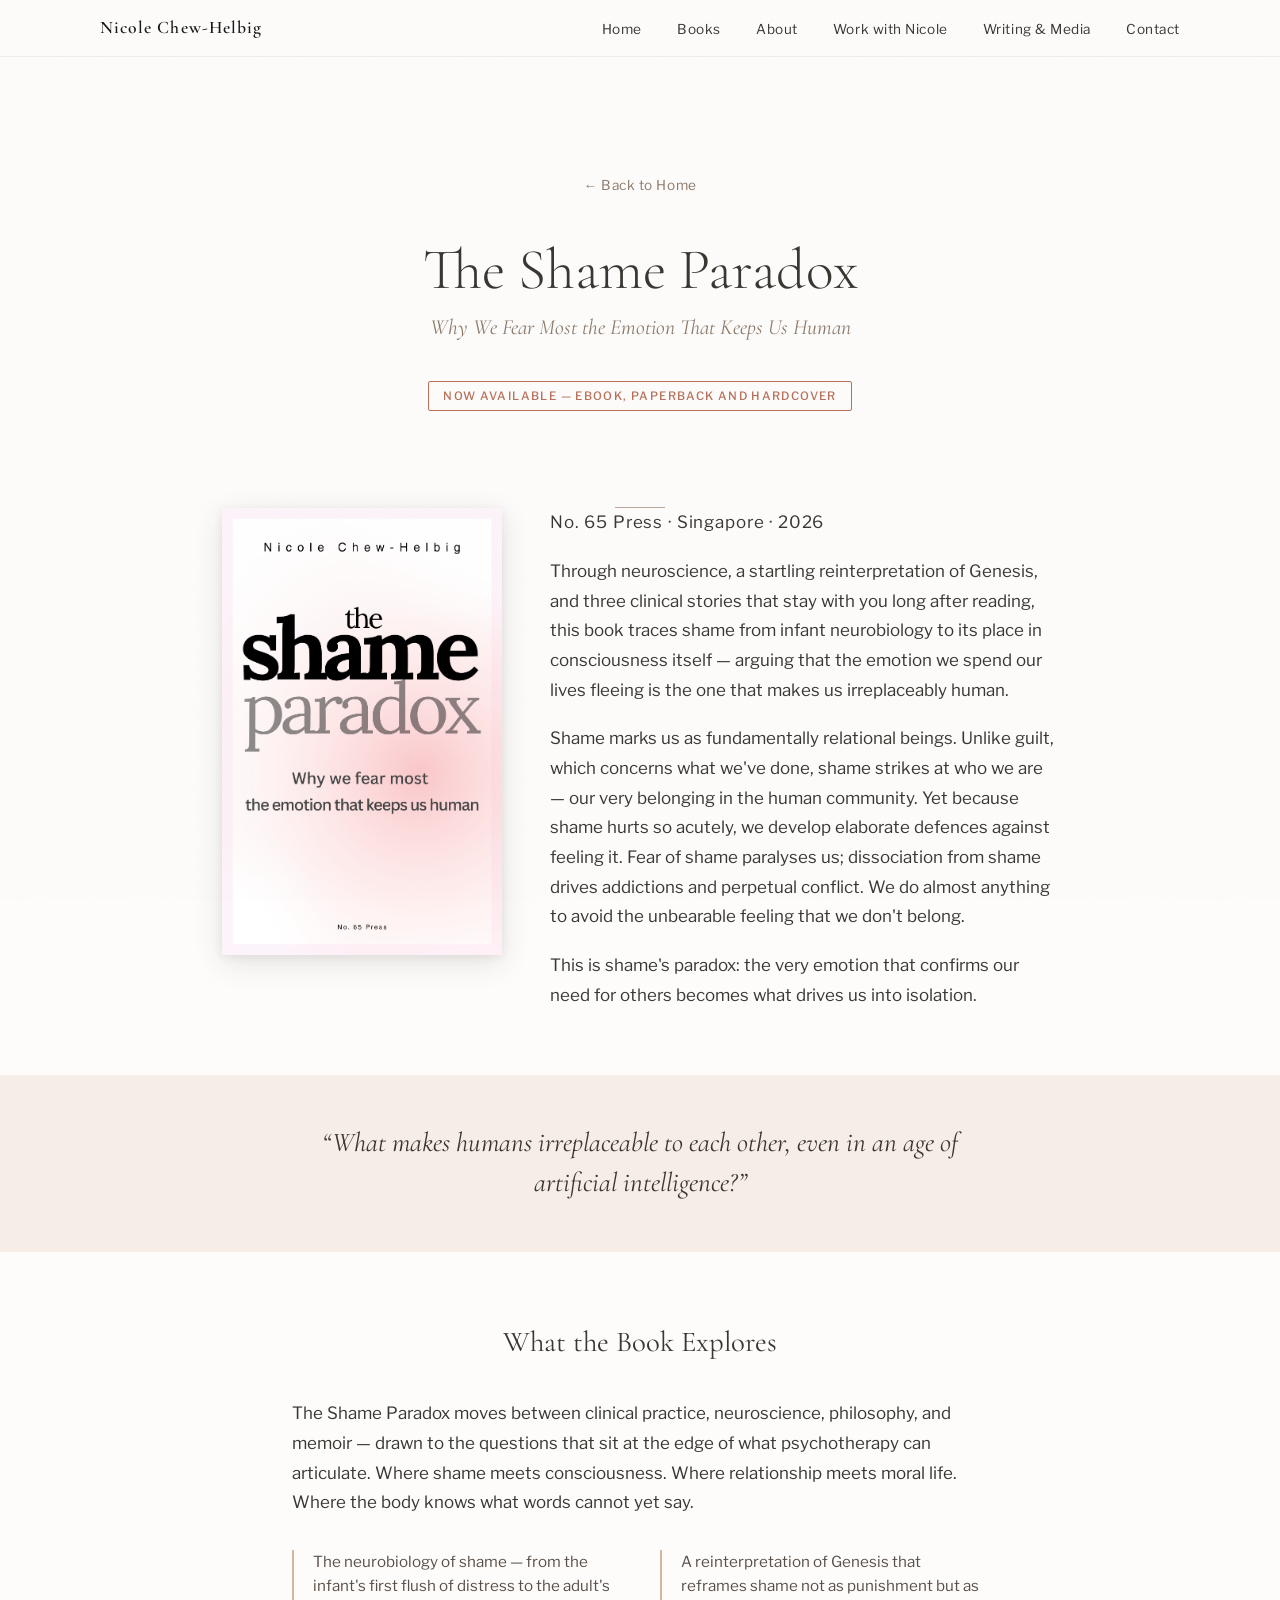
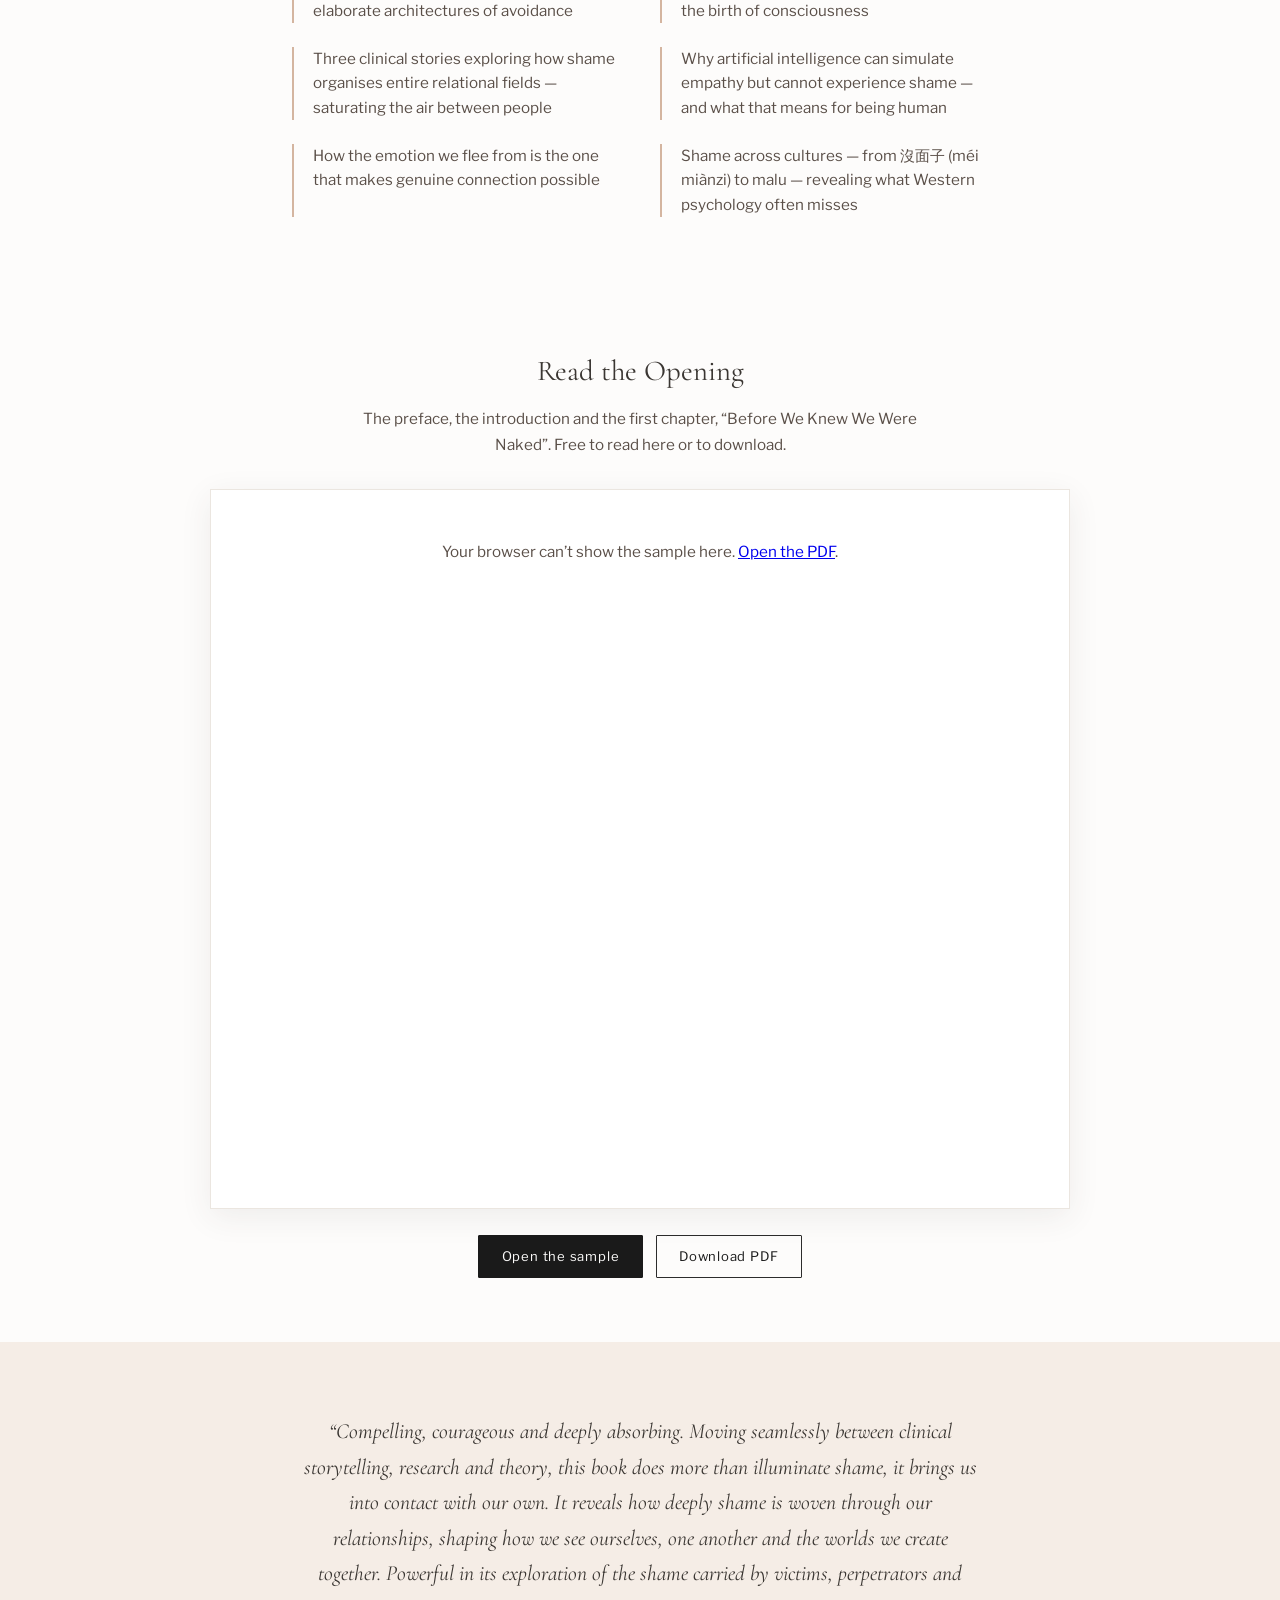
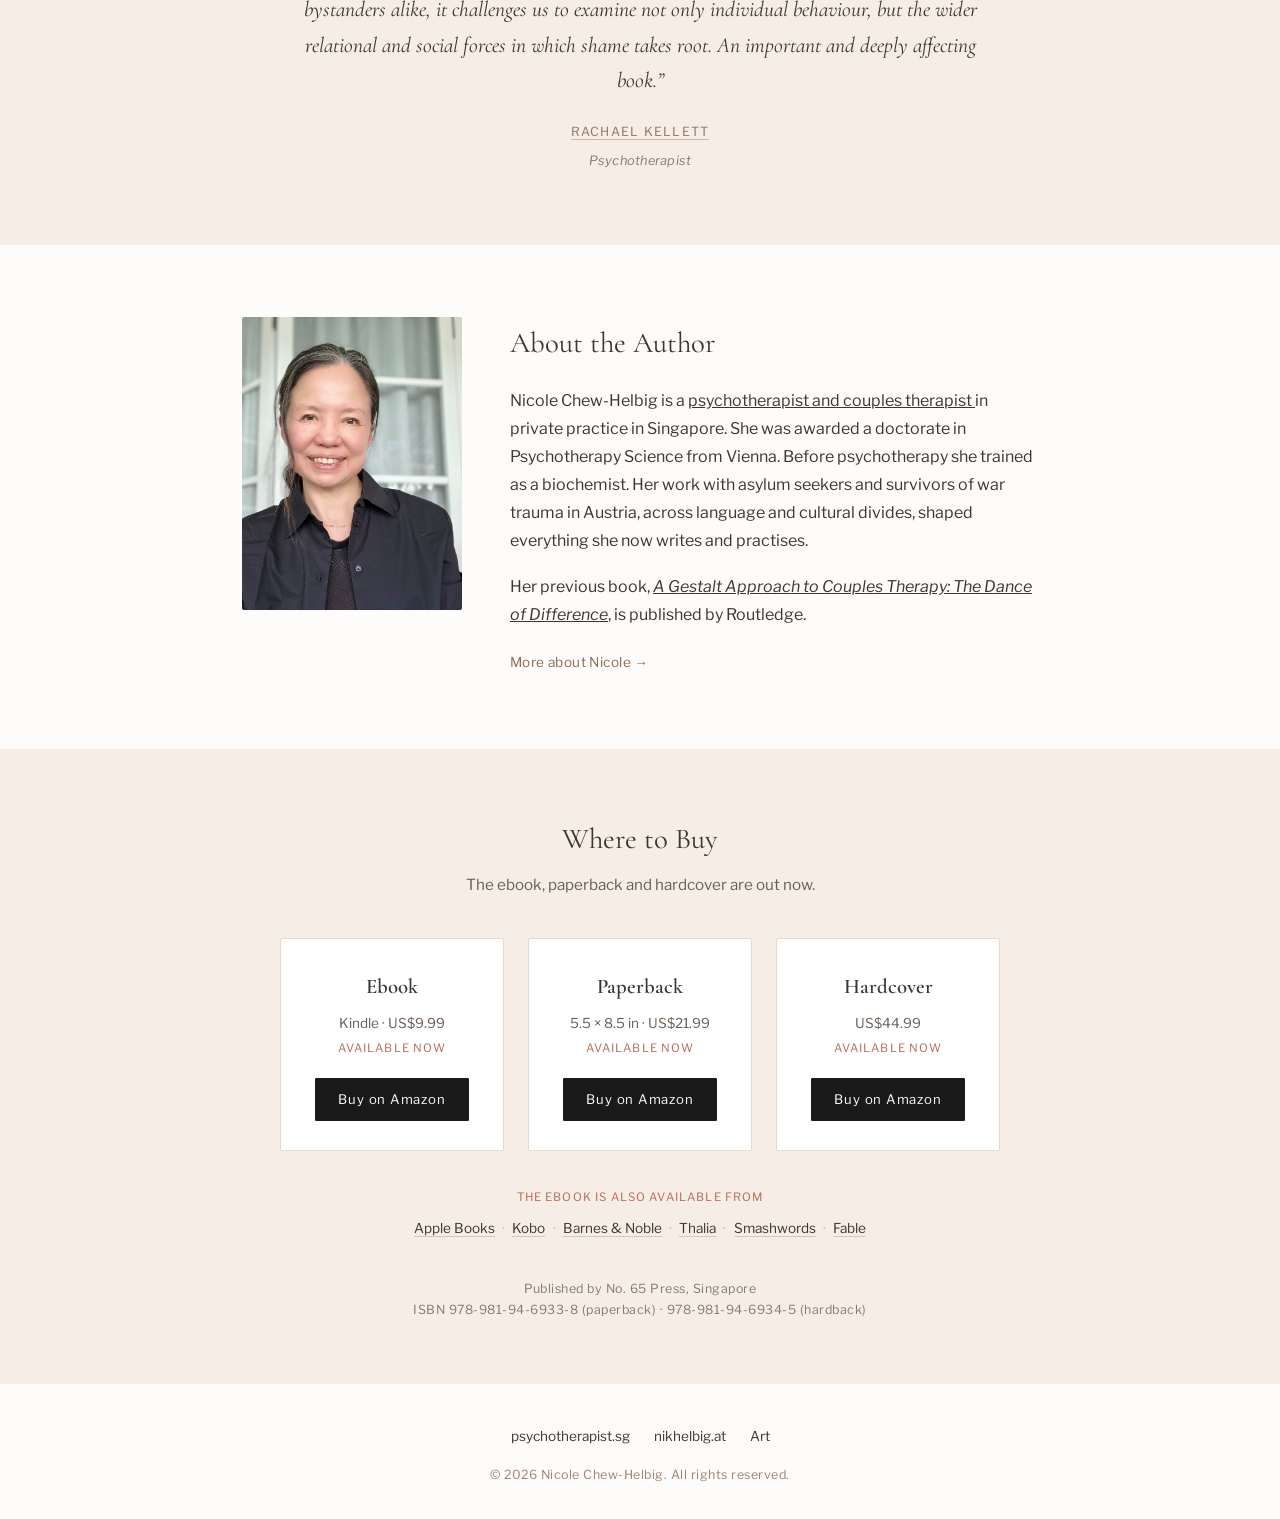
<file: theshameparadox.html>
<!DOCTYPE html>
<html lang="en">
<head>
<meta charset="UTF-8">
<meta name="viewport" content="width=device-width, initial-scale=1.0">
<title>The Shame Paradox — Nicole Chew-Helbig</title>
<meta name="description" content="The Shame Paradox by Nicole Chew-Helbig. Now available as ebook, paperback and hardcover from No. 65 Press. Shame traced from infant neurobiology to consciousness itself — the emotion we spend our lives fleeing is the one that makes us irreplaceably human.">
<link rel="preconnect" href="https://fonts.googleapis.com">
<link rel="preconnect" href="https://fonts.gstatic.com" crossorigin>
<link href="https://fonts.googleapis.com/css2?family=Cormorant+Garamond:ital,wght@0,300;0,400;0,500;0,600;0,700;1,300;1,400;1,500;1,600&family=Libre+Franklin:ital,wght@0,300;0,400;0,500;1,300;1,400&display=swap" rel="stylesheet">
<link rel="stylesheet" href="style.css">
<style>
  /* ── Shame Paradox  page-specific styles ── */

  .sp-hero {
    padding: 7rem 2rem 3.5rem;
    text-align: center;
    max-width: 860px;
    margin: 0 auto;
  }
  .sp-hero .back-link {
    font-family: 'Libre Franklin', sans-serif;
    font-size: 0.85rem;
    letter-spacing: 0.04em;
    color: #8C7A6B;
    text-decoration: none;
    display: inline-block;
    margin-bottom: 2.5rem;
    transition: color 0.2s;
  }
  .sp-hero .back-link:hover { color: #3A3632; }

  .sp-hero h1 {
    font-family: 'Cormorant Garamond', serif;
    font-weight: 300;
    font-size: clamp(2.4rem, 5vw, 3.6rem);
    color: #3A3632;
    line-height: 1.15;
    margin-bottom: 0.3rem;
  }
  .sp-hero .subtitle {
    font-family: 'Cormorant Garamond', serif;
    font-weight: 400;
    font-style: italic;
    font-size: clamp(1.1rem, 2.5vw, 1.35rem);
    color: #8C7A6B;
    margin-bottom: 2rem;
  }
  .sp-hero .forthcoming-badge {
    display: inline-block;
    font-family: 'Libre Franklin', sans-serif;
    font-size: 0.72rem;
    font-weight: 500;
    letter-spacing: 0.12em;
    text-transform: uppercase;
    color: #B8705A;
    border: 1px solid #B8705A;
    padding: 0.35em 1.2em;
    border-radius: 2px;
    margin-bottom: 2.5rem;
  }

  /* ── Book intro with cover ── */
  .sp-intro {
    max-width: 900px;
    margin: 0 auto;
    padding: 0 2rem 4rem;
    display: grid;
    grid-template-columns: 280px 1fr;
    gap: 3rem;
    align-items: start;
  }
  .sp-intro .sp-cover {
    width: 100%;
    border-radius: 2px;
    box-shadow: 0 8px 30px rgba(60,50,40,0.12), 0 2px 8px rgba(60,50,40,0.08);
  }
  .sp-intro .sp-text p {
    font-family: 'Libre Franklin', sans-serif;
    font-size: 1.06rem;
    line-height: 1.75;
    color: #3A3632;
    margin-bottom: 1.2rem;
  }
  .sp-intro .sp-text p:last-child { margin-bottom: 0; }
  .sp-publisher {
    font-family: 'Libre Franklin', sans-serif;
    font-size: 0.82rem;
    letter-spacing: 0.05em;
    color: #8C7A6B;
    margin-bottom: 1.5rem;
  }

  /* ── Buy / formats ── */
  .sp-buy {
    background: #F5EDE6;
    padding: 4rem 2rem;
  }
  .sp-buy-inner {
    max-width: 720px;
    margin: 0 auto;
    text-align: center;
  }
  .sp-buy h2 {
    font-family: 'Cormorant Garamond', serif;
    font-weight: 400;
    font-size: 1.8rem;
    color: #3A3632;
    margin-bottom: 0.6rem;
  }
  .sp-buy-lede {
    font-family: 'Libre Franklin', sans-serif;
    font-size: 0.95rem;
    color: #6B5E55;
    line-height: 1.6;
    margin-bottom: 2.5rem;
  }
  .sp-formats {
    display: grid;
    grid-template-columns: repeat(3, 1fr);
    gap: 1.5rem;
    margin-bottom: 2.2rem;
  }
  .sp-format {
    background: #fff;
    border: 1px solid #E6DAD0;
    border-radius: 2px;
    padding: 1.8rem 1.4rem;
  }
  .sp-format-name {
    font-family: 'Cormorant Garamond', serif;
    font-size: 1.3rem;
    font-weight: 600;
    color: #3A3632;
    margin-bottom: 0.4rem;
  }
  .sp-format-meta {
    font-family: 'Libre Franklin', sans-serif;
    font-size: 0.85rem;
    color: #6B5E55;
    margin-bottom: 0.2rem;
  }
  .sp-format-date {
    font-family: 'Libre Franklin', sans-serif;
    font-size: 0.72rem;
    letter-spacing: 0.1em;
    text-transform: uppercase;
    color: #B8705A;
    margin-bottom: 1.2rem;
  }
  .sp-format-soon {
    display: inline-block;
    font-family: 'Libre Franklin', sans-serif;
    font-size: 0.8rem;
    font-style: italic;
    color: #A89888;
    padding: 0.55rem 0;
  }
  .sp-stores {
    font-family: 'Libre Franklin', sans-serif;
    font-size: 0.85rem;
    color: #6B5E55;
    line-height: 2;
    margin-bottom: 2.2rem;
  }
  .sp-stores-label {
    display: block;
    font-size: 0.72rem;
    letter-spacing: 0.1em;
    text-transform: uppercase;
    color: #B8705A;
    margin-bottom: 0.4rem;
  }
  .sp-stores a {
    color: #3A3632;
    text-decoration: none;
    border-bottom: 1px solid #D9C6B8;
    white-space: nowrap;
  }
  .sp-stores a:hover { border-bottom-color: #B8705A; }
  .sp-stores .sep { color: #C9B8AA; margin: 0 0.45rem; }
  .sp-isbn {
    font-family: 'Libre Franklin', sans-serif;
    font-size: 0.78rem;
    letter-spacing: 0.04em;
    color: #8C7A6B;
    line-height: 1.7;
  }

  /* ── Quote band ── */
  .sp-quote {
    background: #F5EDE6;
    padding: 3rem 2rem;
    text-align: center;
  }
  .sp-quote blockquote {
    font-family: 'Cormorant Garamond', serif;
    font-size: clamp(1.3rem, 3vw, 1.7rem);
    font-weight: 400;
    font-style: italic;
    color: #3A3632;
    max-width: 700px;
    margin: 0 auto;
    line-height: 1.5;
  }

  /* ── What the book explores ── */
  .sp-explores {
    max-width: 760px;
    margin: 0 auto;
    padding: 4rem 2rem;
  }
  .sp-explores h2 {
    font-family: 'Cormorant Garamond', serif;
    font-weight: 400;
    font-size: 1.8rem;
    color: #3A3632;
    margin-bottom: 2rem;
    text-align: center;
  }
  .sp-explores p {
    font-family: 'Libre Franklin', sans-serif;
    font-size: 1.06rem;
    line-height: 1.75;
    color: #3A3632;
    margin-bottom: 1.2rem;
  }
  .sp-themes {
    margin-top: 2rem;
    display: grid;
    grid-template-columns: 1fr 1fr;
    gap: 1.5rem 2.5rem;
  }
  .sp-theme-item {
    font-family: 'Libre Franklin', sans-serif;
    font-size: 0.95rem;
    color: #5A4F48;
    line-height: 1.6;
    padding-left: 1.2rem;
    border-left: 2px solid #D4B5A0;
  }

  /* ── Responsive ── */
  @media (max-width: 720px) {
    .sp-intro {
      grid-template-columns: 1fr;
      max-width: 480px;
    }
    .sp-intro .sp-cover {
      max-width: 220px;
      margin: 0 auto;
    }
    .sp-themes {
      grid-template-columns: 1fr;
    }
    .sp-formats {
      grid-template-columns: 1fr;
    }
    .sp-hero { padding: 5.5rem 1.5rem 2.5rem; }
    .sp-explores, .sp-endorse, .sp-author { padding-left: 1.5rem; padding-right: 1.5rem; }
  }
  /* ── Read the opening (sample PDF) ── */
  .sp-sample {
    padding: 4rem 2rem;
  }
  .sp-sample-inner {
    max-width: 860px;
    margin: 0 auto;
    text-align: center;
  }
  .sp-sample h2 {
    font-family: 'Cormorant Garamond', serif;
    font-weight: 400;
    font-size: 1.8rem;
    color: #3A3632;
    margin-bottom: 0.6rem;
  }
  .sp-sample-lede {
    font-family: 'Libre Franklin', sans-serif;
    font-size: 0.95rem;
    line-height: 1.7;
    color: #5A4F48;
    max-width: 560px;
    margin: 0 auto 2rem;
  }
  .sp-sample-frame {
    width: 100%;
    height: 80vh;
    min-height: 560px;
    max-height: 1000px;
    border: 1px solid #EBE6E0;
    background: #FFFFFF;
    box-shadow: 0 8px 30px rgba(58, 54, 50, 0.08);
  }
  .sp-sample-frame object {
    display: block;
    width: 100%;
    height: 100%;
  }
  .sp-sample-fallback {
    padding: 3rem 1.5rem;
    font-family: 'Libre Franklin', sans-serif;
    font-size: 0.95rem;
    color: #5A4F48;
  }
  .sp-sample-actions {
    margin-top: 1.6rem;
    display: flex;
    gap: 0.8rem;
    justify-content: center;
    flex-wrap: wrap;
  }
  @media (max-width: 720px) {
    /* Phone browsers show only the first page of an embedded PDF, so offer the file directly */
    .sp-sample-frame { display: none; }
    .sp-sample-lede { margin-bottom: 0.4rem; }
  }
  /* ── Endorsement ── */
  .sp-endorse {
    background: #F5EDE6;
    padding: 4.5rem 2rem;
  }
  .sp-endorsement {
    max-width: 680px;
    margin: 0 auto;
    text-align: center;
  }
  .sp-endorsement blockquote {
    font-family: 'Cormorant Garamond', serif;
    font-size: clamp(1.15rem, 2.4vw, 1.35rem);
    font-style: italic;
    font-weight: 400;
    line-height: 1.65;
    color: #3A3632;
    margin: 0 0 1.4rem;
  }
  .sp-endorsement figcaption {
    font-family: 'Libre Franklin', sans-serif;
    font-size: 0.78rem;
    letter-spacing: 0.1em;
    text-transform: uppercase;
    color: #8C7A6B;
  }
  .sp-endorsement figcaption a { color: inherit; text-decoration: none; border-bottom: 1px solid #D4B5A0; }
  .sp-endorsement figcaption a:hover { color: #3A3632; }

  /* ── Author ── */
  .sp-author {
    max-width: 860px;
    margin: 0 auto;
    padding: 4.5rem 2rem;
    display: grid;
    grid-template-columns: 220px 1fr;
    gap: 3rem;
    align-items: start;
  }
  .sp-author-photo {
    width: 100%;
    aspect-ratio: 3 / 4;
    object-fit: cover;
    object-position: center top;
    border-radius: 2px;
  }
  .sp-author h2 {
    font-family: 'Cormorant Garamond', serif;
    font-weight: 400;
    font-size: 1.8rem;
    color: #3A3632;
    margin-bottom: 1.2rem;
  }
  .sp-author p {
    font-family: 'Libre Franklin', sans-serif;
    font-size: 1rem;
    line-height: 1.75;
    color: #3A3632;
    margin-bottom: 1.1rem;
  }
  .sp-author p a { color: inherit; }
  .sp-author-more {
    font-family: 'Libre Franklin', sans-serif;
    font-size: 0.85rem;
    letter-spacing: 0.03em;
    color: #8E6A50;
    text-decoration: none;
  }
  .sp-author-more:hover { color: #3A3632; }
  a.forthcoming-badge { text-decoration: none; }
  @media (max-width: 720px) {
    .sp-author { grid-template-columns: 1fr; gap: 1.8rem; max-width: 480px; }
    .sp-author-photo { max-width: 200px; }
    .sp-endorse { padding: 3.5rem 1.5rem; }
  }
  .sp-endorser-role {
    display: block;
    margin-top: 0.4rem;
    font-size: 0.8rem;
    letter-spacing: 0.02em;
    text-transform: none;
    font-style: italic;
    color: #8C7A6B;
  }
</style>
</head>
<body>

<nav>
  <div class="nav-inner">
    <a href="index.html" class="nav-logo">Nicole Chew-Helbig</a>
    <button class="hamburger" onclick="document.querySelector('.nav-links').classList.toggle('open')" aria-label="Menu">
      <span></span><span></span><span></span>
    </button>
    <ul class="nav-links">
      <li><a href="index.html">Home</a></li>
      <li><a href="index.html#books">Books</a></li>
      <li><a href="index.html#about">About</a></li>
      <li><a href="index.html#practice">Work with Nicole</a></li>
      <li><a href="writing.html">Writing &amp; Media</a></li>
      <li><a href="index.html#contact">Contact</a></li>
    </ul>
  </div>
</nav>

<!-- ═══════ HERO ═══════ -->
<div class="sp-hero">
  <a href="index.html" class="back-link">&larr; Back to Home</a>
  <h1>The Shame Paradox</h1>
  <p class="subtitle">Why We Fear Most the Emotion That Keeps Us Human</p>
  <a href="#buy" class="forthcoming-badge">Now available &mdash; ebook, paperback and hardcover</a>
</div>

<div class="line"></div>

<!-- ═══════ INTRO WITH COVER ═══════ -->
<div class="sp-intro">
  <img src="BOOKCOVER260414.png" alt="The Shame Paradox — book cover" class="sp-cover reveal" />
  <div class="sp-text reveal">
    <p class="sp-publisher">No.&nbsp;65 Press &middot; Singapore &middot; 2026</p>
    <p>Through neuroscience, a startling reinterpretation of Genesis, and three clinical stories that stay with you long after reading, this book traces shame from infant neurobiology to its place in consciousness itself — arguing that the emotion we spend our lives fleeing is the one that makes us irreplaceably human.</p>
    <p>Shame marks us as fundamentally relational beings. Unlike guilt, which concerns what we've done, shame strikes at who we are — our very belonging in the human community. Yet because shame hurts so acutely, we develop elaborate defences against feeling it. Fear of shame paralyses us; dissociation from shame drives addictions and perpetual conflict. We do almost anything to avoid the unbearable feeling that we don't belong.</p>
    <p>This is shame's paradox: the very emotion that confirms our need for others becomes what drives us into isolation.</p>
  </div>
</div>

<!-- ═══════ QUOTE ═══════ -->
<div class="sp-quote">
  <blockquote>&ldquo;What makes humans irreplaceable to each other, even in an age of artificial intelligence?&rdquo;</blockquote>
</div>

<!-- ═══════ WHAT THE BOOK EXPLORES ═══════ -->
<div class="sp-explores">
  <h2>What the Book Explores</h2>
  <p>The Shame Paradox moves between clinical practice, neuroscience, philosophy, and memoir — drawn to the questions that sit at the edge of what psychotherapy can articulate. Where shame meets consciousness. Where relationship meets moral life. Where the body knows what words cannot yet say.</p>

  <div class="sp-themes">
    <div class="sp-theme-item">The neurobiology of shame — from the infant's first flush of distress to the adult's elaborate architectures of avoidance</div>
    <div class="sp-theme-item">A reinterpretation of Genesis that reframes shame not as punishment but as the birth of consciousness</div>
    <div class="sp-theme-item">Three clinical stories exploring how shame organises entire relational fields — saturating the air between people</div>
    <div class="sp-theme-item">Why artificial intelligence can simulate empathy but cannot experience shame — and what that means for being human</div>
    <div class="sp-theme-item">How the emotion we flee from is the one that makes genuine connection possible</div>
    <div class="sp-theme-item">Shame across cultures — from 沒面子 (méi miànzi) to malu — revealing what Western psychology often misses</div>
  </div>
</div>

<!-- ═══════ READ THE OPENING (SAMPLE PDF) ═══════ -->
<div class="sp-sample" id="sample">
  <div class="sp-sample-inner">
    <h2>Read the Opening</h2>
    <p class="sp-sample-lede">The preface, the introduction and the first chapter, &ldquo;Before We Knew We Were Naked&rdquo;. Free to read here or to download.</p>

    <div class="sp-sample-frame">
      <object data="the-shame-paradox-sample.pdf#view=FitH&amp;pagemode=none" type="application/pdf" aria-label="The Shame Paradox — opening chapters (PDF)">
        <div class="sp-sample-fallback">Your browser can&rsquo;t show the sample here. <a href="the-shame-paradox-sample.pdf" target="_blank" rel="noopener">Open the PDF</a>.</div>
      </object>
    </div>

    <div class="sp-sample-actions">
      <a href="the-shame-paradox-sample.pdf" target="_blank" rel="noopener" class="btn btn-dark btn-sm">Open the sample</a>
      <a href="the-shame-paradox-sample.pdf" download="The Shame Paradox - Sample.pdf" class="btn btn-outline btn-sm">Download PDF</a>
    </div>
  </div>
</div>

<!-- ═══════ ENDORSEMENT ═══════ -->
<div class="sp-endorse">
  <figure class="sp-endorsement reveal">
    <blockquote>&ldquo;Compelling, courageous and deeply absorbing. Moving seamlessly between clinical storytelling, research and theory, this book does more than illuminate shame, it brings us into contact with our own. It reveals how deeply shame is woven through our relationships, shaping how we see ourselves, one another and the worlds we create together. Powerful in its exploration of the shame carried by victims, perpetrators and bystanders alike, it challenges us to examine not only individual behaviour, but the wider relational and social forces in which shame takes root. An important and deeply affecting book.&rdquo;</blockquote>
    <figcaption><a href="https://www.rachael-kellett.co.uk/" target="_blank" rel="noopener">Rachael Kellett</a><span class="sp-endorser-role">Psychotherapist</span></figcaption>
  </figure>
</div>

<!-- ═══════ AUTHOR ═══════ -->
<div class="sp-author">
  <img src="headshot.jpg" alt="Nicole Chew-Helbig" class="sp-author-photo reveal">
  <div class="sp-author-text reveal">
    <h2>About the Author</h2>
    <p>Nicole Chew-Helbig is a <a href="https://psychotherapist.sg">psychotherapist and couples therapist </a> in private practice in Singapore. She was awarded a doctorate in Psychotherapy Science from Vienna. Before psychotherapy she trained as a biochemist. Her work with asylum seekers and survivors of war trauma in Austria, across language and cultural divides, shaped everything she now writes and practises.</p>
    <p>Her previous book, <a href="couples-therapy.html"><em>A Gestalt Approach to Couples Therapy: The Dance of Difference</em></a>, is published by Routledge.</p>
    <a href="index.html#about" class="sp-author-more">More about Nicole &rarr;</a>
  </div>
</div>

<!-- ═══════ BUY ═══════ -->
<div class="sp-buy" id="buy">
  <div class="sp-buy-inner">
    <h2>Where to Buy</h2>
    <p class="sp-buy-lede">The ebook, paperback and hardcover are out now.</p>

    <div class="sp-formats">
      <div class="sp-format">
        <div class="sp-format-name">Ebook</div>
        <div class="sp-format-meta">Kindle &middot; US$9.99</div>
        <div class="sp-format-date">Available now</div>
        <a href="https://www.amazon.com/dp/B0GXDDVQ1D" target="_blank" rel="noopener" class="btn btn-dark btn-sm">Buy on Amazon</a>
      </div>
      <div class="sp-format">
        <div class="sp-format-name">Paperback</div>
        <div class="sp-format-meta">5.5 &times; 8.5 in &middot; US$21.99</div>
        <div class="sp-format-date">Available now</div>
        <a href="https://www.amazon.com/dp/B0GXDDVQ1D" target="_blank" rel="noopener" class="btn btn-dark btn-sm">Buy on Amazon</a>
      </div>
      <div class="sp-format">
        <div class="sp-format-name">Hardcover</div>
        <div class="sp-format-meta">US$44.99</div>
        <div class="sp-format-date">Available now</div>
        <a href="https://www.amazon.com/dp/B0GXDDVQ1D" target="_blank" rel="noopener" class="btn btn-dark btn-sm">Buy on Amazon</a>
      </div>
    </div>

    <p class="sp-stores">
      <span class="sp-stores-label">The ebook is also available from</span>
      <a href="https://books.apple.com/us/book/the-shame-paradox-why-we-fear-most-the-emotion-that/id6817566446" target="_blank" rel="noopener">Apple Books</a><span class="sep">&middot;</span><a href="https://www.kobo.com/sg/en/ebook/the-shame-paradox-why-we-fear-most-the-emotion-that-keeps-us-human" target="_blank" rel="noopener">Kobo</a><span class="sep">&middot;</span><a href="https://www.barnesandnoble.com/w/the-shame-paradox-nicole-chew-helbig/1151469112?ean=2940197187758" target="_blank" rel="noopener">Barnes &amp; Noble</a><span class="sep">&middot;</span><a href="https://www.thalia.de/shop/home/artikeldetails/A1081907818" target="_blank" rel="noopener">Thalia</a><span class="sep">&middot;</span><a href="https://www.smashwords.com/books/view/2114446" target="_blank" rel="noopener">Smashwords</a><span class="sep">&middot;</span><a href="https://fable.co/book/x-9798237158373" target="_blank" rel="noopener">Fable</a>
    </p>

    <p class="sp-isbn">Published by No.&nbsp;65 Press, Singapore<br>ISBN 978-981-94-6933-8 (paperback) &middot; 978-981-94-6934-5 (hardback)</p>
  </div>
</div>

<!-- ═══════ FOOTER ═══════ -->
<footer>
  <div class="footer-links">
    <a href="https://psychotherapist.sg" target="_blank">psychotherapist.sg</a>
    <a href="https://nikhelbig.at" target="_blank">nikhelbig.at</a>
    <a href="https://nik-helbig.pixels.com" target="_blank">Art</a>
  </div>
  <p class="footer-copy">&copy; 2026 Nicole Chew-Helbig. All rights reserved.</p>
</footer>

<script>
  const obs = new IntersectionObserver((entries) => {
    entries.forEach(e => {
      if (e.isIntersecting) { e.target.classList.add('visible'); obs.unobserve(e.target); }
    });
  }, { threshold: 0.12, rootMargin: '0px 0px -40px 0px' });
  document.querySelectorAll('.reveal').forEach(el => obs.observe(el));

  document.querySelectorAll('a[href^="#"]').forEach(a => {
    a.addEventListener('click', function(e) {
      const t = document.querySelector(this.getAttribute('href'));
      if (t) { e.preventDefault(); t.scrollIntoView({ behavior: 'smooth', block: 'start' }); document.querySelector('.nav-links')?.classList.remove('open'); }
    });
  });
</script>

</body>
</html>
</file>
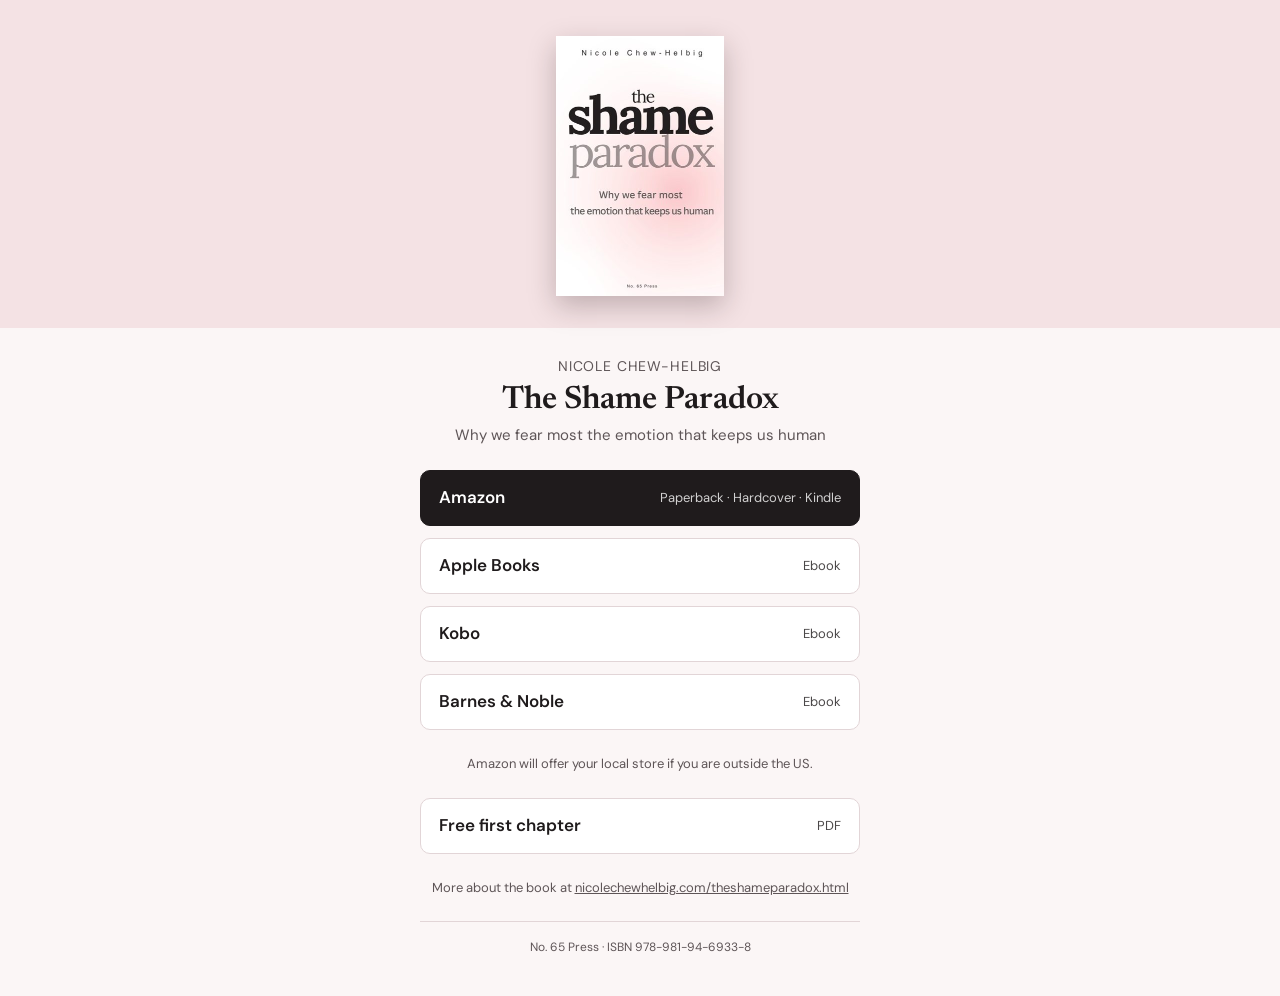
<file: theshameparadoxbuy.html>
<!doctype html>
<html lang="en">
<head>
<meta charset="utf-8">
<meta name="viewport" content="width=device-width, initial-scale=1, viewport-fit=cover">
<title>Buy The Shame Paradox</title>
<meta name="description" content="Buy The Shame Paradox by Nicole Chew-Helbig: paperback, hardcover and Kindle on Amazon; ebook on Apple Books, Kobo and Barnes &amp; Noble.">
<meta property="og:title" content="The Shame Paradox by Nicole Chew-Helbig">
<meta property="og:description" content="Why we fear most the emotion that keeps us human.">
<meta property="og:url" content="https://nicolechewhelbig.com/theshameparadoxbuy">
<link rel="canonical" href="https://nicolechewhelbig.com/theshameparadoxbuy">
<link rel="preconnect" href="https://fonts.googleapis.com">
<link rel="preconnect" href="https://fonts.gstatic.com" crossorigin>
<link rel="stylesheet" href="https://fonts.googleapis.com/css2?family=Newsreader:opsz,wght@6..72,400;6..72,600&family=DM+Sans:wght@400;500;600&display=swap">
<style>
/* One narrow column: cover, title, four store buttons. Built for a phone held after a QR scan. */
:root {
  --bg: #FBF6F6;
  --band: #F4E2E4;
  --ink: #1F1B1C;
  --muted: #5E5557;
  --line: #E2D5D7;
  --btn: #1F1B1C;
  --btn-ink: #FFFFFF;
  --btn-alt: #FFFFFF;
  --btn-alt-ink: #1F1B1C;
  --focus: #8A3A4A;
  --display: "Newsreader", Georgia, "Times New Roman", serif;
  --body: "DM Sans", "Helvetica Neue", Helvetica, sans-serif;
}
@media (prefers-color-scheme: dark) {
  :root:not([data-theme="light"]) {
    --bg: #171415; --band: #2A2123; --ink: #F3ECEC; --muted: #B9AEB0; --line: #3A3033;
    --btn: #F3ECEC; --btn-ink: #171415; --btn-alt: #221C1E; --btn-alt-ink: #F3ECEC; --focus: #E6A9B5;
    color-scheme: dark;
  }
}
:root[data-theme="dark"] {
  --bg: #171415; --band: #2A2123; --ink: #F3ECEC; --muted: #B9AEB0; --line: #3A3033;
  --btn: #F3ECEC; --btn-ink: #171415; --btn-alt: #221C1E; --btn-alt-ink: #F3ECEC; --focus: #E6A9B5;
  color-scheme: dark;
}
html, body { margin: 0; }
body { -webkit-text-size-adjust: 100%; }
body { background: var(--bg); color: var(--ink); font-family: var(--body); font-size: 16px; line-height: 1.5; }
.band { background: var(--band); padding-block: 36px 32px; padding-left: max(16px, env(safe-area-inset-left, 0px)); padding-right: max(16px, env(safe-area-inset-right, 0px)); display: flex; justify-content: center; }
.band img { width: 168px; max-width: 100%; height: auto; display: block; box-shadow: 0 10px 26px rgba(40, 20, 25, 0.25); }
main { max-width: 440px; margin: 0 auto; padding-block: 28px 40px; padding-left: max(16px, env(safe-area-inset-left, 0px)); padding-right: max(16px, env(safe-area-inset-right, 0px)); display: flex; flex-direction: column; gap: 24px; }
header { display: flex; flex-direction: column; gap: 6px; text-align: center; }
h1 { margin: 0; font-family: var(--display); font-weight: 600; font-size: 32px; line-height: 1.1; text-wrap: balance; }
.sub { margin: 0; color: var(--muted); font-size: 15px; text-wrap: balance; }
.by { margin: 0; font-size: 14px; letter-spacing: 0.06em; text-transform: uppercase; color: var(--muted); }
.stores { display: flex; flex-direction: column; gap: 12px; }
.store { display: flex; align-items: center; justify-content: space-between; gap: 12px; min-height: 56px; box-sizing: border-box; padding: 12px 18px; border-radius: 10px; text-decoration: none; border: 1px solid var(--line); background: var(--btn-alt); color: var(--btn-alt-ink); }
.store.primary { background: var(--btn); color: var(--btn-ink); border-color: var(--btn); }
.store .name { font-weight: 600; font-size: 17px; }
.store .fmt { font-size: 13px; opacity: 0.8; text-align: right; }
.store:focus-visible { outline: 3px solid var(--focus); outline-offset: 2px; }
.store:hover { filter: brightness(0.96); }
.note { margin: 0; font-size: 13px; color: var(--muted); text-align: center; }
footer { font-size: 12px; color: var(--muted); text-align: center; border-top: 1px solid var(--line); padding-top: 16px; }
</style>

</head>
<body>
<div class="band">
  <img src="[data-uri]" alt="Cover of The Shame Paradox by Nicole Chew-Helbig">
</div>
<main>
  <header>
    <p class="by">Nicole Chew-Helbig</p>
    <h1>The Shame Paradox</h1>
    <p class="sub">Why we fear most the emotion that keeps us human</p>
  </header>
  <nav class="stores" aria-label="Where to buy">
    <a class="store primary" href="https://www.amazon.com/dp/B0GXDDVQ1D" target="_blank" rel="noopener">
      <span class="name">Amazon</span><span class="fmt">Paperback · Hardcover · Kindle</span>
    </a>
    <a class="store" href="https://books.apple.com/us/book/the-shame-paradox-why-we-fear-most-the-emotion-that/id6817566446" target="_blank" rel="noopener">
      <span class="name">Apple Books</span><span class="fmt">Ebook</span>
    </a>
    <a class="store" href="https://www.kobo.com/sg/en/ebook/the-shame-paradox-why-we-fear-most-the-emotion-that-keeps-us-human" target="_blank" rel="noopener">
      <span class="name">Kobo</span><span class="fmt">Ebook</span>
    </a>
    <a class="store" href="https://www.barnesandnoble.com/w/the-shame-paradox-nicole-chew-helbig/1151469112?ean=2940197187758" target="_blank" rel="noopener">
      <span class="name">Barnes &amp; Noble</span><span class="fmt">Ebook</span>
    </a>
  </nav>
  <p class="note">Amazon will offer your local store if you are outside the US.</p>
  <a class="store" href="https://nicolechewhelbig.com/the-shame-paradox-sample.pdf" target="_blank" rel="noopener">
    <span class="name">Free first chapter</span><span class="fmt">PDF</span>
  </a>
  <p class="note">More about the book at <a href="https://nicolechewhelbig.com/theshameparadox.html" style="color: inherit">nicolechewhelbig.com/theshameparadox.html</a></p>
  <footer>No. 65 Press · ISBN 978-981-94-6933-8</footer>
</main>
</body>
</html>
</file>
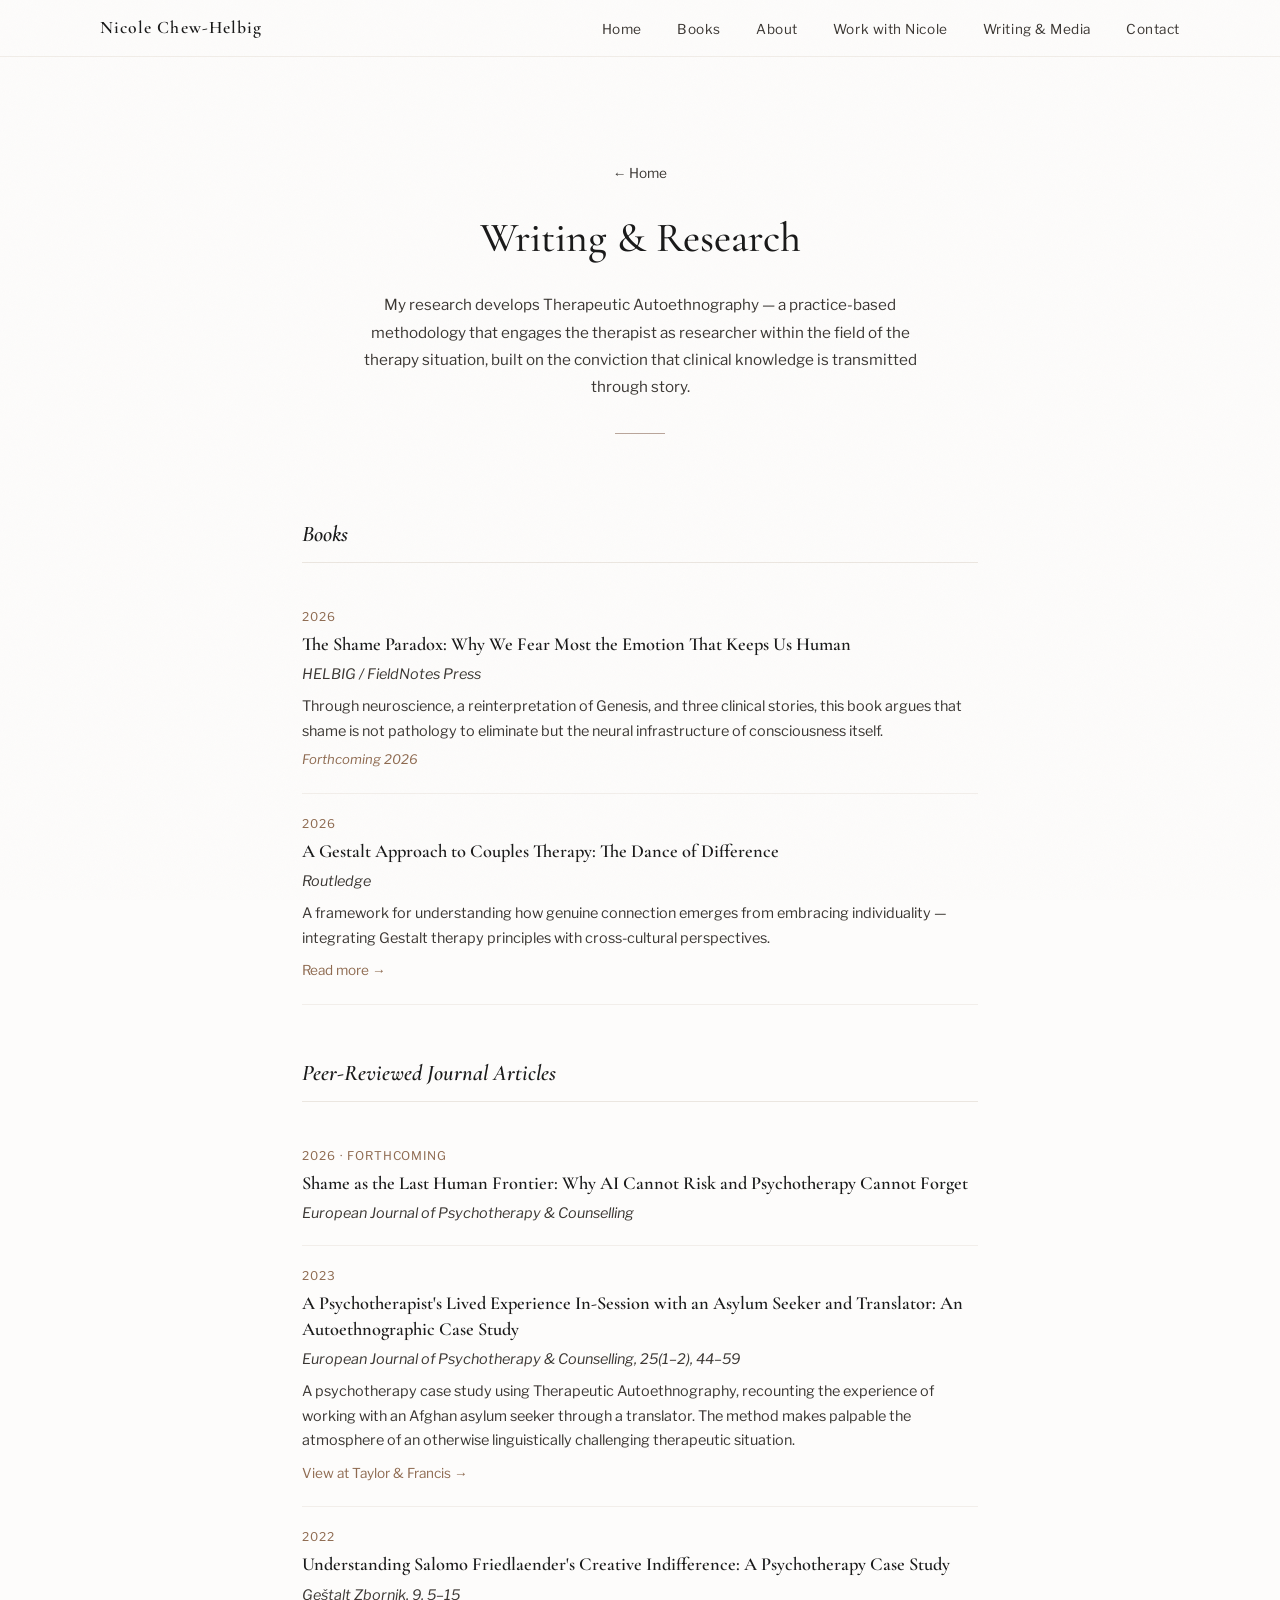
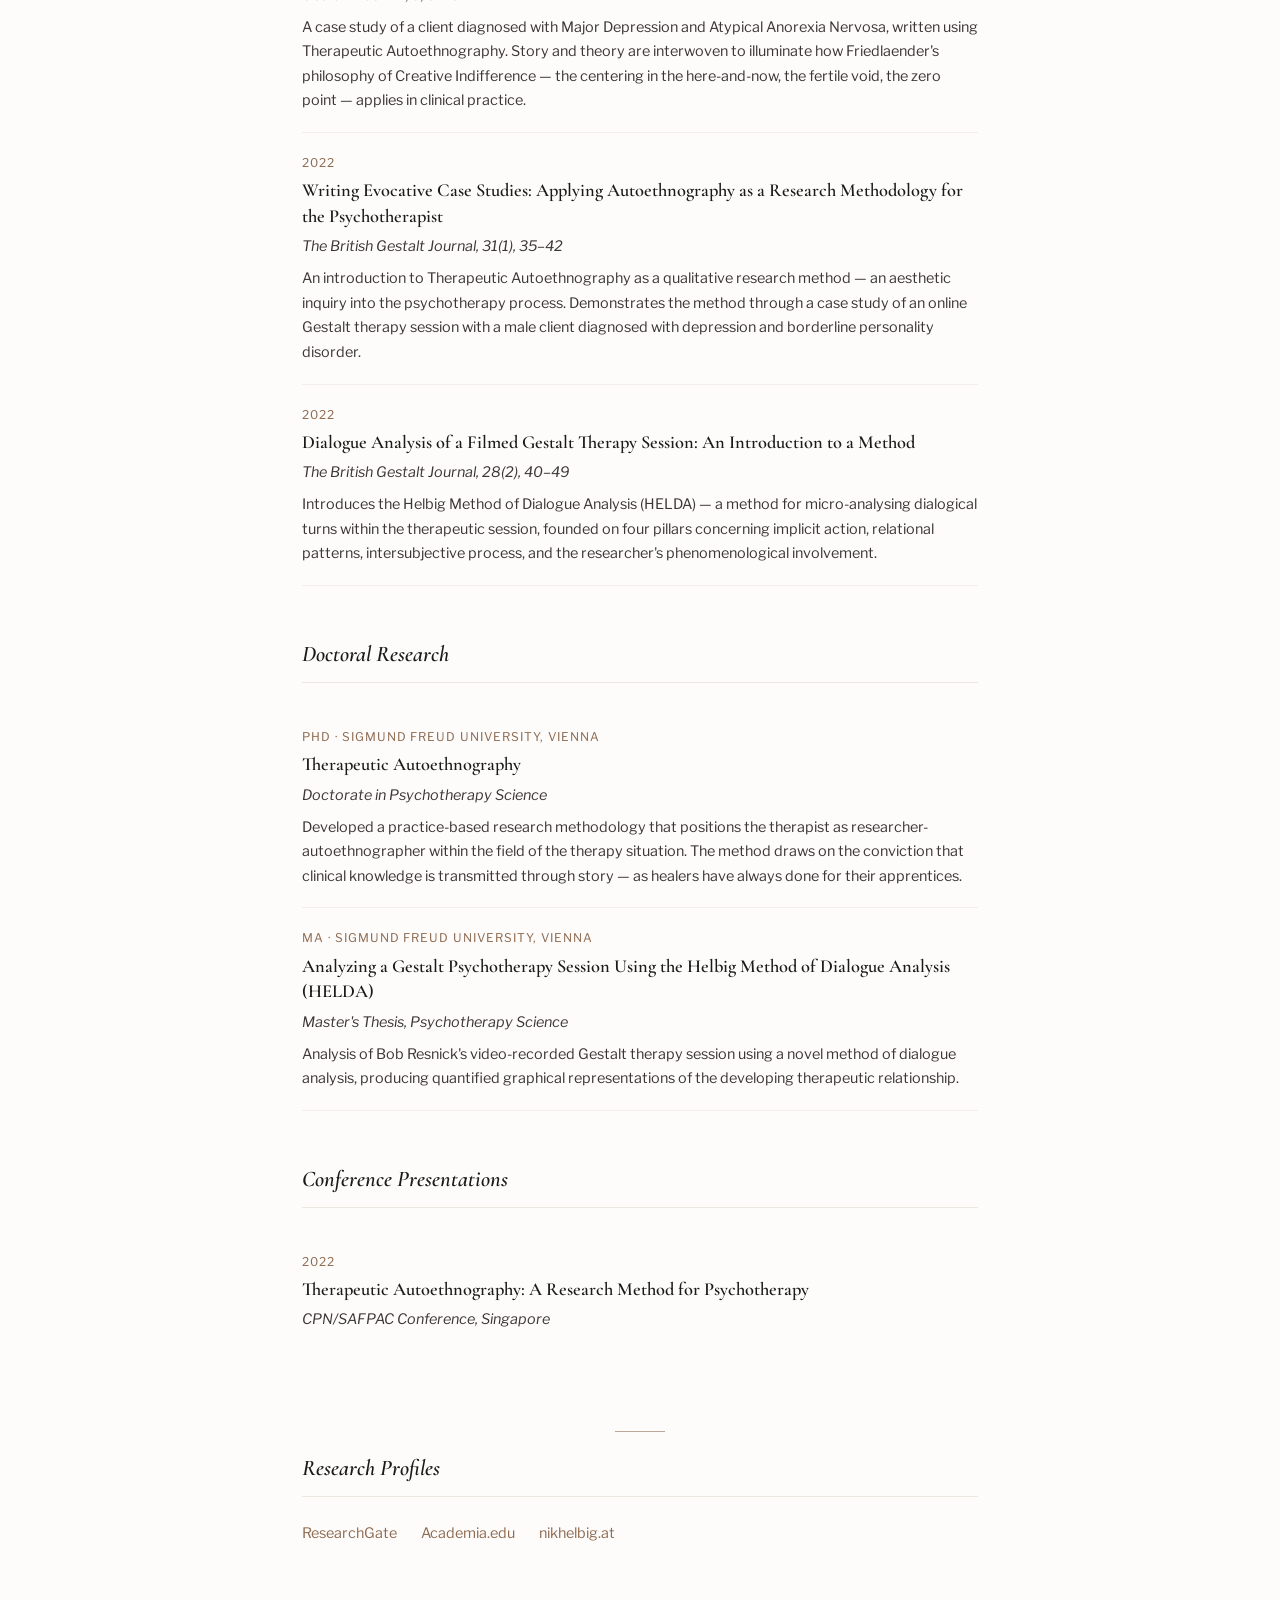
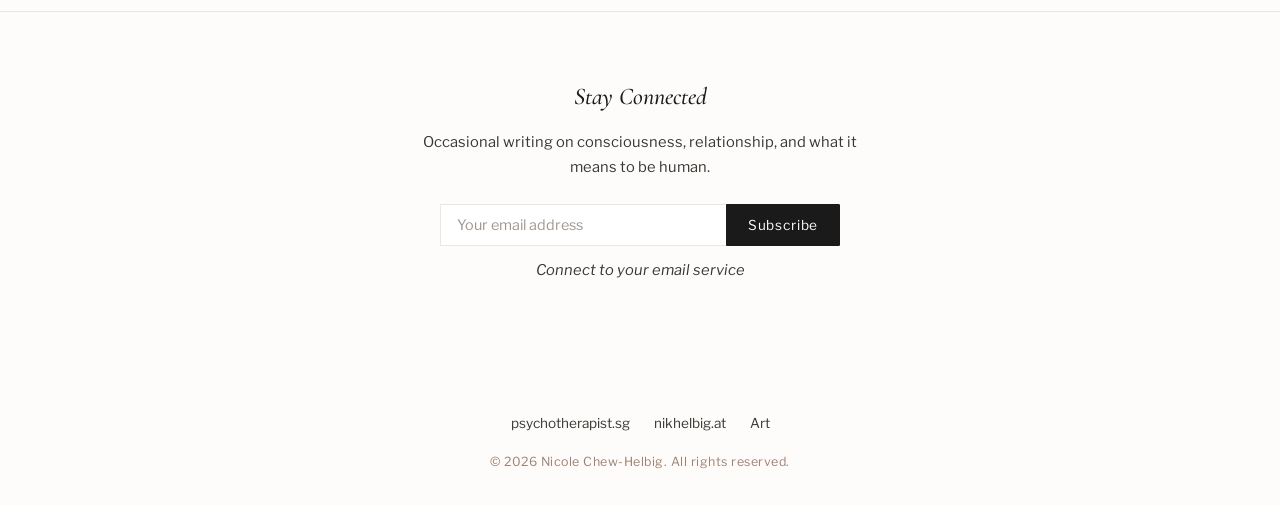
<file: writing.html>
<!DOCTYPE html>
<html lang="en">
<head>
<meta charset="UTF-8">
<meta name="viewport" content="width=device-width, initial-scale=1.0">
<title>Writing &amp; Research — Nicole Chew-Helbig</title>
<meta name="description" content="Published research and writing by Nicole Chew-Helbig — peer-reviewed articles on Therapeutic Autoethnography, Gestalt therapy, dialogue analysis, and clinical practice.">
<link rel="preconnect" href="https://fonts.googleapis.com">
<link rel="preconnect" href="https://fonts.gstatic.com" crossorigin>
<link href="https://fonts.googleapis.com/css2?family=Cormorant+Garamond:ital,wght@0,300;0,400;0,500;0,600;0,700;1,300;1,400;1,500;1,600&family=Libre+Franklin:ital,wght@0,300;0,400;0,500;1,300;1,400&display=swap" rel="stylesheet">
<link rel="stylesheet" href="style.css">
<style>
  /* ── PAGE-SPECIFIC STYLES ── */

  .page-header {
    max-width: 700px;
    margin: 0 auto;
    padding: 5rem 2rem 2rem;
    text-align: center;
  }
  .page-header h1 {
    font-family: 'Cormorant Garamond', serif;
    font-weight: 500; font-size: 2.6rem;
    color: var(--soft-black); margin-bottom: 1rem;
  }
  .page-header .page-intro {
    font-size: 0.95rem;
    color: var(--body-text);
    line-height: 1.8;
    max-width: 560px;
    margin: 0 auto;
  }

  /* ── Publications list ── */
  .publications {
    max-width: 740px;
    margin: 0 auto;
    padding: 2rem 2rem 5rem;
  }
  .pub-section-title {
    font-family: 'Cormorant Garamond', serif;
    font-weight: 600; font-style: italic; font-size: 1.4rem;
    color: var(--soft-black);
    margin: 3rem 0 1.5rem;
    padding-bottom: 0.5rem;
    border-bottom: 1px solid var(--light-border);
  }
  .pub-item {
    padding: 1.2rem 0;
    border-bottom: 1px solid rgba(235,230,224,0.6);
  }
  .pub-item:last-child { border-bottom: none; }

  .pub-year {
    font-family: 'Libre Franklin', sans-serif;
    font-size: 0.75rem;
    font-weight: 400;
    letter-spacing: 0.08em;
    color: var(--terracotta);
    text-transform: uppercase;
    margin-bottom: 0.3rem;
  }
  .pub-title {
    font-family: 'Cormorant Garamond', serif;
    font-weight: 600;
    font-size: 1.15rem;
    color: var(--soft-black);
    line-height: 1.4;
    margin-bottom: 0.35rem;
  }
  .pub-journal {
    font-size: 0.9rem;
    color: var(--body-text);
    line-height: 1.6;
    font-style: italic;
  }
  .pub-desc {
    font-size: 0.9rem;
    color: var(--body-text);
    line-height: 1.7;
    margin-top: 0.5rem;
  }
  .pub-link {
    display: inline-block;
    margin-top: 0.5rem;
    font-size: 0.85rem;
    color: var(--terracotta);
    text-decoration: none;
    border-bottom: 1px solid transparent;
    transition: border-color 0.3s;
    font-weight: 400;
  }
  .pub-link:hover { border-bottom-color: var(--terracotta); }

  .pub-note {
    font-size: 0.82rem;
    color: var(--terracotta);
    font-style: italic;
    margin-top: 0.3rem;
  }

  /* ── Profiles ── */
  .profiles-section {
    max-width: 740px;
    margin: 0 auto;
    padding: 0 2rem 4rem;
  }
  .profiles-links {
    display: flex;
    gap: 1.5rem;
    flex-wrap: wrap;
  }
  .profiles-links a {
    font-size: 0.9rem;
    color: var(--terracotta);
    text-decoration: none;
    border-bottom: 1px solid transparent;
    transition: border-color 0.3s;
    font-weight: 400;
  }
  .profiles-links a:hover { border-bottom-color: var(--terracotta); }

  .back-link {
    display: inline-flex;
    align-items: center;
    gap: 0.4rem;
    font-size: 0.85rem;
    color: var(--body-text);
    text-decoration: none;
    transition: color 0.3s;
    padding: 1.5rem 0 1rem;
  }
  .back-link:hover { color: var(--soft-black); }

  @media (max-width: 768px) {
    .page-header { padding: 3.5rem 1.5rem 1.5rem; }
    .page-header h1 { font-size: 2rem; }
    .publications { padding: 1.5rem 1.5rem 4rem; }
  }
</style>
</head>
<body>

<nav>
  <div class="nav-inner">
    <a href="index.html" class="nav-logo">Nicole Chew-Helbig</a>
    <button class="hamburger" onclick="document.querySelector('.nav-links').classList.toggle('open')" aria-label="Menu">
      <span></span><span></span><span></span>
    </button>
    <ul class="nav-links">
      <li><a href="index.html">Home</a></li>
      <li><a href="index.html#books">Books</a></li>
      <li><a href="index.html#about">About</a></li>
      <li><a href="index.html#practice">Work with Nicole</a></li>
      <li><a href="writing.html">Writing &amp; Media</a></li>
      <li><a href="index.html#contact">Contact</a></li>
    </ul>
  </div>
</nav>

<div class="page-header">
  <a href="index.html" class="back-link">&larr; Home</a>
  <h1>Writing &amp; Research</h1>
  <p class="page-intro">My research develops Therapeutic Autoethnography — a practice-based methodology that engages the therapist as researcher within the field of the therapy situation, built on the conviction that clinical knowledge is transmitted through story.</p>
</div>

<div class="line"></div>

<div class="publications">

  <h2 class="pub-section-title">Books</h2>

  <div class="pub-item reveal">
    <div class="pub-year">2026</div>
    <div class="pub-title">The Shame Paradox: Why We Fear Most the Emotion That Keeps Us Human</div>
    <div class="pub-journal">HELBIG / FieldNotes Press</div>
    <p class="pub-desc">Through neuroscience, a reinterpretation of Genesis, and three clinical stories, this book argues that shame is not pathology to eliminate but the neural infrastructure of consciousness itself.</p>
    <span class="pub-note">Forthcoming 2026</span>
  </div>

  <div class="pub-item reveal">
    <div class="pub-year">2026</div>
    <div class="pub-title">A Gestalt Approach to Couples Therapy: The Dance of Difference</div>
    <div class="pub-journal">Routledge</div>
    <p class="pub-desc">A framework for understanding how genuine connection emerges from embracing individuality — integrating Gestalt therapy principles with cross-cultural perspectives.</p>
    <a href="couples-therapy.html" class="pub-link">Read more &rarr;</a>
  </div>

  <h2 class="pub-section-title">Peer-Reviewed Journal Articles</h2>

  <div class="pub-item reveal">
    <div class="pub-year">2026 · Forthcoming</div>
    <div class="pub-title">Shame as the Last Human Frontier: Why AI Cannot Risk and Psychotherapy Cannot Forget</div>
    <div class="pub-journal">European Journal of Psychotherapy &amp; Counselling</div>
  </div>

  <div class="pub-item reveal">
    <div class="pub-year">2023</div>
    <div class="pub-title">A Psychotherapist's Lived Experience In-Session with an Asylum Seeker and Translator: An Autoethnographic Case Study</div>
    <div class="pub-journal">European Journal of Psychotherapy &amp; Counselling, 25(1–2), 44–59</div>
    <p class="pub-desc">A psychotherapy case study using Therapeutic Autoethnography, recounting the experience of working with an Afghan asylum seeker through a translator. The method makes palpable the atmosphere of an otherwise linguistically challenging therapeutic situation.</p>
    <a href="https://www.tandfonline.com/doi/abs/10.1080/13642537.2022.2156138" target="_blank" class="pub-link">View at Taylor &amp; Francis &rarr;</a>
  </div>

  <div class="pub-item reveal">
    <div class="pub-year">2022</div>
    <div class="pub-title">Understanding Salomo Friedlaender's Creative Indifference: A Psychotherapy Case Study</div>
    <div class="pub-journal">Geštalt Zbornik, 9, 5–15</div>
    <p class="pub-desc">A case study of a client diagnosed with Major Depression and Atypical Anorexia Nervosa, written using Therapeutic Autoethnography. Story and theory are interwoven to illuminate how Friedlaender's philosophy of Creative Indifference — the centering in the here-and-now, the fertile void, the zero point — applies in clinical practice.</p>
  </div>

  <div class="pub-item reveal">
    <div class="pub-year">2022</div>
    <div class="pub-title">Writing Evocative Case Studies: Applying Autoethnography as a Research Methodology for the Psychotherapist</div>
    <div class="pub-journal">The British Gestalt Journal, 31(1), 35–42</div>
    <p class="pub-desc">An introduction to Therapeutic Autoethnography as a qualitative research method — an aesthetic inquiry into the psychotherapy process. Demonstrates the method through a case study of an online Gestalt therapy session with a male client diagnosed with depression and borderline personality disorder.</p>
  </div>

  <div class="pub-item reveal">
    <div class="pub-year">2022</div>
    <div class="pub-title">Dialogue Analysis of a Filmed Gestalt Therapy Session: An Introduction to a Method</div>
    <div class="pub-journal">The British Gestalt Journal, 28(2), 40–49</div>
    <p class="pub-desc">Introduces the Helbig Method of Dialogue Analysis (HELDA) — a method for micro-analysing dialogical turns within the therapeutic session, founded on four pillars concerning implicit action, relational patterns, intersubjective process, and the researcher's phenomenological involvement.</p>
  </div>

  <h2 class="pub-section-title">Doctoral Research</h2>

  <div class="pub-item reveal">
    <div class="pub-year">PhD · Sigmund Freud University, Vienna</div>
    <div class="pub-title">Therapeutic Autoethnography</div>
    <div class="pub-journal">Doctorate in Psychotherapy Science</div>
    <p class="pub-desc">Developed a practice-based research methodology that positions the therapist as researcher-autoethnographer within the field of the therapy situation. The method draws on the conviction that clinical knowledge is transmitted through story — as healers have always done for their apprentices.</p>
  </div>

  <div class="pub-item reveal">
    <div class="pub-year">MA · Sigmund Freud University, Vienna</div>
    <div class="pub-title">Analyzing a Gestalt Psychotherapy Session Using the Helbig Method of Dialogue Analysis (HELDA)</div>
    <div class="pub-journal">Master's Thesis, Psychotherapy Science</div>
    <p class="pub-desc">Analysis of Bob Resnick's video-recorded Gestalt therapy session using a novel method of dialogue analysis, producing quantified graphical representations of the developing therapeutic relationship.</p>
  </div>

  <h2 class="pub-section-title">Conference Presentations</h2>

  <div class="pub-item reveal">
    <div class="pub-year">2022</div>
    <div class="pub-title">Therapeutic Autoethnography: A Research Method for Psychotherapy</div>
    <div class="pub-journal">CPN/SAFPAC Conference, Singapore</div>
  </div>

</div>

<div class="line"></div>

<div class="profiles-section">
  <h2 class="pub-section-title" style="margin-top: 1rem;">Research Profiles</h2>
  <div class="profiles-links">
    <a href="https://www.researchgate.net/profile/Nicole-Chew-Helbig" target="_blank">ResearchGate</a>
    <a href="https://independent.academia.edu/NikHelbig" target="_blank">Academia.edu</a>
    <a href="https://nikhelbig.at" target="_blank">nikhelbig.at</a>
  </div>
</div>

<section id="contact" class="newsletter">
  <div class="newsletter-inner">
    <h2>Stay Connected</h2>
    <p>Occasional writing on consciousness, relationship, and what it means to be human.</p>
    <div class="nl-form">
      <input type="email" placeholder="Your email address" aria-label="Email address">
      <button type="button">Subscribe</button>
    </div>
    <p class="placeholder-note" style="margin-top: 0.75rem;">Connect to your email service</p>
  </div>
</section>

<footer>
  <div class="footer-links">
    <a href="https://psychotherapist.sg" target="_blank">psychotherapist.sg</a>
    <a href="https://nikhelbig.at" target="_blank">nikhelbig.at</a>
    <a href="https://nik-helbig.pixels.com" target="_blank">Art</a>
  </div>
  <p class="footer-copy">&copy; 2026 Nicole Chew-Helbig. All rights reserved.</p>
</footer>

<script>
  const obs = new IntersectionObserver((entries) => {
    entries.forEach(e => {
      if (e.isIntersecting) { e.target.classList.add('visible'); obs.unobserve(e.target); }
    });
  }, { threshold: 0.12, rootMargin: '0px 0px -40px 0px' });
  document.querySelectorAll('.reveal').forEach(el => obs.observe(el));
</script>

</body>
</html>
</file>
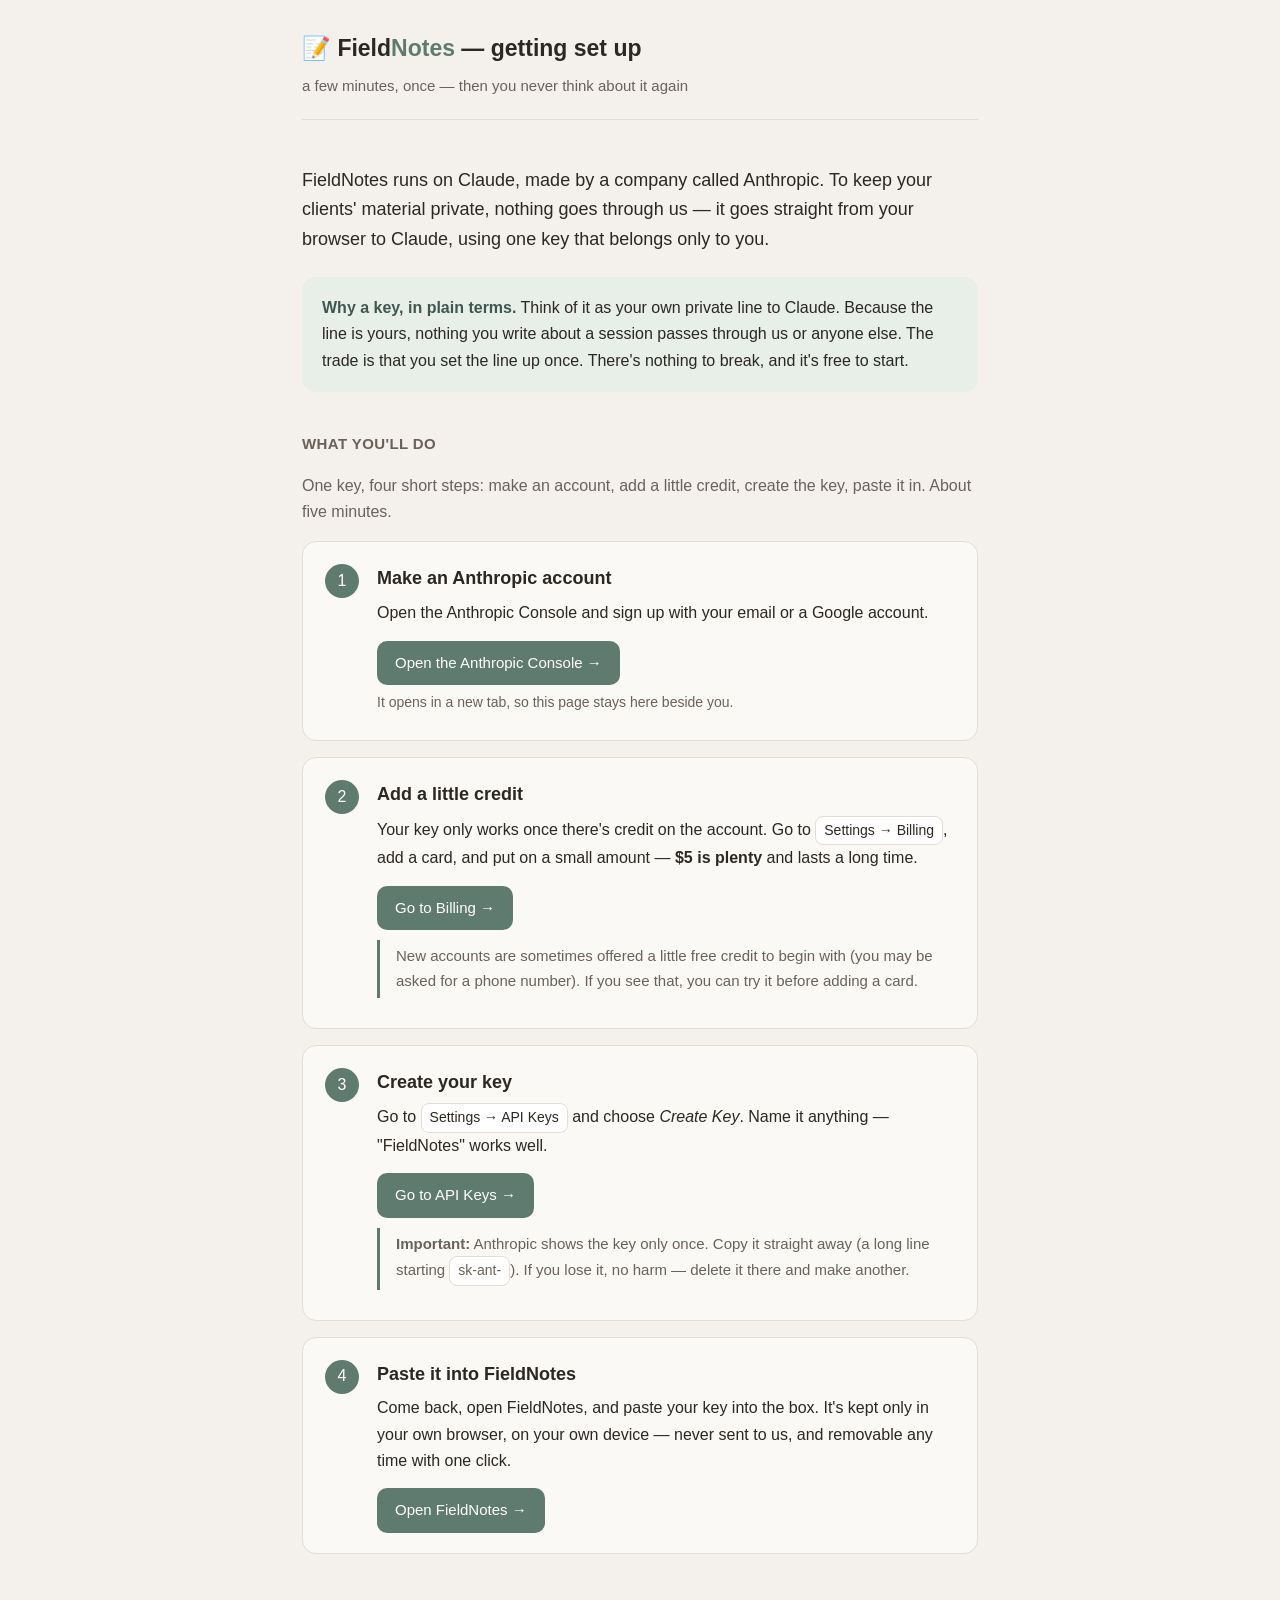
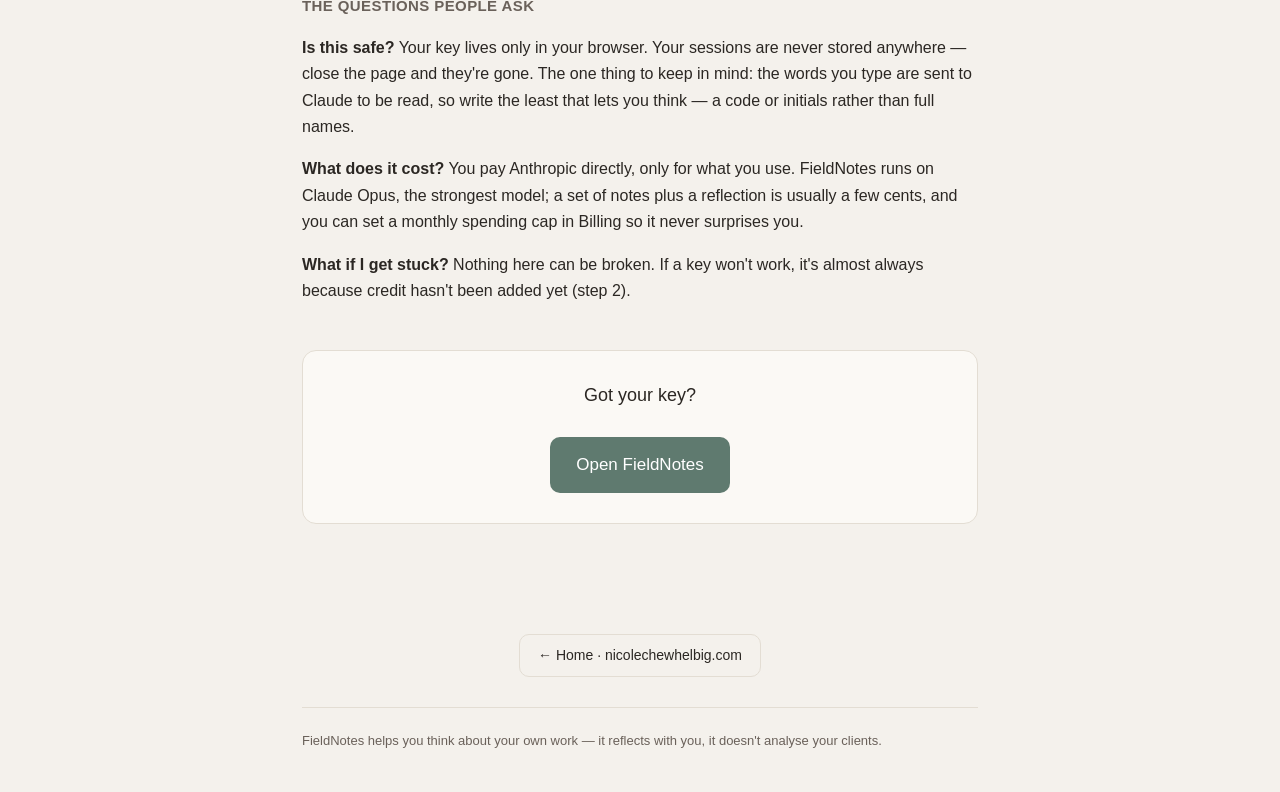
<file: fieldnotes/getting-started.html>
<!DOCTYPE html>
<html lang="en">
<head>
<meta charset="UTF-8" />
<meta name="viewport" content="width=device-width, initial-scale=1.0" />
<title>Getting set up — FieldNotes</title>
<style>
  :root{--bg:#f4f1ec;--panel:#fbf9f5;--ink:#2b2723;--soft:#6a615a;--line:#e3ddd3;
    --accent:#5f7a6f;--accent-ink:#3f5750;--accent-soft:#e8efe9;--radius:14px;--maxw:720px}
  *{box-sizing:border-box}
  body{margin:0;background:var(--bg);color:var(--ink);
    font-family:ui-sans-serif,-apple-system,"Segoe UI",Roboto,Helvetica,Arial,sans-serif;
    font-size:16px;line-height:1.65}
  .wrap{max-width:var(--maxw);margin:0 auto;padding:0 22px}
  header{padding:30px 0 20px;border-bottom:1px solid var(--line)}
  h1{font-size:23px;margin:0 0 6px;font-weight:700}
  h1 .mark{color:var(--accent)}
  .tagline{color:var(--soft);font-size:15px}
  main{padding:28px 0 80px}
  .lead{font-size:18px}
  p.muted{color:var(--soft)}
  a{color:var(--accent-ink)}
  .reassure{background:var(--accent-soft);border-radius:var(--radius);padding:18px 20px;margin:22px 0 30px}
  .reassure strong{color:var(--accent-ink)}
  h2{font-size:15px;letter-spacing:.4px;color:var(--soft);text-transform:uppercase;margin:40px 0 16px;font-weight:700}
  .step{display:flex;gap:18px;align-items:flex-start;background:var(--panel);border:1px solid var(--line);
    border-radius:var(--radius);padding:20px 22px;margin-bottom:16px}
  .num{flex:none;width:34px;height:34px;border-radius:50%;background:var(--accent);color:#fff;font-size:16px;
    display:flex;align-items:center;justify-content:center;margin-top:2px}
  .step h3{margin:2px 0 6px;font-size:18px}
  .step p{margin:6px 0}
  .hint{font-size:14px;color:var(--soft)}
  .btn{display:inline-block;background:var(--accent);color:#fff;text-decoration:none;border-radius:10px;
    padding:10px 18px;font-size:15px;margin-top:8px}
  .btn:hover{background:var(--accent-ink)}
  .btn.big{padding:14px 26px;font-size:17px}
  .callout{border-left:3px solid var(--accent);padding:4px 0 4px 16px;margin:10px 0;color:var(--soft);font-size:15px}
  .pill{display:inline-block;background:#fff;border:1px solid var(--line);border-radius:8px;padding:2px 8px;font-size:14px}
  .finish{text-align:center;margin:46px 0 0;padding:30px;background:var(--panel);border:1px solid var(--line);border-radius:var(--radius)}
  footer{border-top:1px solid var(--line);padding:22px 0 40px;color:var(--soft);font-size:13px}
</style>
</head>
<body>
<div class="wrap">
  <header>
    <h1>📝 Field<span class="mark">Notes</span> — getting set up</h1>
    <div class="tagline">a few minutes, once — then you never think about it again</div>
  </header>
  <main>
    <p class="lead">FieldNotes runs on Claude, made by a company called Anthropic. To keep your clients' material private, nothing goes through us — it goes straight from your browser to Claude, using one key that belongs only to you.</p>

    <div class="reassure"><strong>Why a key, in plain terms.</strong> Think of it as your own private line to Claude. Because the line is yours, nothing you write about a session passes through us or anyone else. The trade is that you set the line up once. There's nothing to break, and it's free to start.</div>

    <h2>What you'll do</h2>
    <p class="muted">One key, four short steps: make an account, add a little credit, create the key, paste it in. About five minutes.</p>

    <div class="step"><div class="num">1</div><div>
      <h3>Make an Anthropic account</h3>
      <p>Open the Anthropic Console and sign up with your email or a Google account.</p>
      <a class="btn" href="https://console.anthropic.com/login" target="_blank" rel="noopener">Open the Anthropic Console →</a>
      <p class="hint">It opens in a new tab, so this page stays here beside you.</p>
    </div></div>

    <div class="step"><div class="num">2</div><div>
      <h3>Add a little credit</h3>
      <p>Your key only works once there's credit on the account. Go to <span class="pill">Settings → Billing</span>, add a card, and put on a small amount — <strong>$5 is plenty</strong> and lasts a long time.</p>
      <a class="btn" href="https://console.anthropic.com/settings/billing" target="_blank" rel="noopener">Go to Billing →</a>
      <div class="callout">New accounts are sometimes offered a little free credit to begin with (you may be asked for a phone number). If you see that, you can try it before adding a card.</div>
    </div></div>

    <div class="step"><div class="num">3</div><div>
      <h3>Create your key</h3>
      <p>Go to <span class="pill">Settings → API Keys</span> and choose <em>Create Key</em>. Name it anything — "FieldNotes" works well.</p>
      <a class="btn" href="https://console.anthropic.com/settings/keys" target="_blank" rel="noopener">Go to API Keys →</a>
      <div class="callout"><strong>Important:</strong> Anthropic shows the key only once. Copy it straight away (a long line starting <span class="pill">sk-ant-</span>). If you lose it, no harm — delete it there and make another.</div>
    </div></div>

    <div class="step"><div class="num">4</div><div>
      <h3>Paste it into FieldNotes</h3>
      <p>Come back, open FieldNotes, and paste your key into the box. It's kept only in your own browser, on your own device — never sent to us, and removable any time with one click.</p>
      <a class="btn" href="index.html">Open FieldNotes →</a>
    </div></div>

    <h2>The questions people ask</h2>
    <p><strong>Is this safe?</strong> Your key lives only in your browser. Your sessions are never stored anywhere — close the page and they're gone. The one thing to keep in mind: the words you type are sent to Claude to be read, so write the least that lets you think — a code or initials rather than full names.</p>
    <p><strong>What does it cost?</strong> You pay Anthropic directly, only for what you use. FieldNotes runs on Claude Opus, the strongest model; a set of notes plus a reflection is usually a few cents, and you can set a monthly spending cap in Billing so it never surprises you.</p>
    <p><strong>What if I get stuck?</strong> Nothing here can be broken. If a key won't work, it's almost always because credit hasn't been added yet (step 2).</p>

    <div class="finish">
      <p class="lead" style="margin-top:0">Got your key?</p>
      <a class="btn big" href="index.html">Open FieldNotes</a>
    </div>
  </main>
  <div style="text-align:center;padding:30px 0 30px">
    <a href="https://nicolechewhelbig.com" style="display:inline-block;border:1px solid var(--line);border-radius:10px;padding:9px 18px;color:var(--ink);font-size:14px;text-decoration:none">← Home · nicolechewhelbig.com</a>
  </div>
  <footer><div class="wrap" style="padding:0">FieldNotes helps you think about your own work — it reflects with you, it doesn't analyse your clients.</div></footer>
</div>
</body>
</html>
</file>
<file: style.css>
:root {
    --cream: #FDFCFB;
    --warm-white: #FFFFFF;
    --sand: #F7F4F0;
    --blush: #F3E5DC;
    --blush-pink: #F5DDD7;
    --dusty-rose: #9E8272;
    --terracotta: #8E6A50;
    --deep-clay: #8B5E3C;
    --charcoal: #2C2C2C;
    --soft-black: #1A1A1A;
    --body-text: #3A3632;
    --light-border: #EBE6E0;
  }

  * { margin: 0; padding: 0; box-sizing: border-box; }
  html { scroll-behavior: smooth; }

  body {
    font-family: 'Libre Franklin', sans-serif;
    font-weight: 400;
    color: var(--charcoal);
    background: var(--cream);
    line-height: 1.78;
    font-size: 17px;
    -webkit-font-smoothing: antialiased;
    overflow-x: hidden;
  }

  /* grain overlay */
  body::before {
    content: '';
    position: fixed;
    top: 0; left: 0; width: 100%; height: 100%;
    pointer-events: none;
    z-index: 9999;
    opacity: 0.03;
    mix-blend-mode: multiply;
    background-image: url("data:image/svg+xml,%3Csvg viewBox='0 0 256 256' xmlns='http://www.w3.org/2000/svg'%3E%3Cfilter id='n'%3E%3CfeTurbulence type='fractalNoise' baseFrequency='0.9' numOctaves='4' stitchTiles='stitch'/%3E%3C/filter%3E%3Crect width='100%25' height='100%25' filter='url(%23n)'/%3E%3C/svg%3E");
    background-repeat: repeat;
    background-size: 200px 200px;
  }

  /* ── NAV ── */
  nav {
    position: sticky; top: 0; z-index: 100;
    background: rgba(253,252,251,0.94);
    backdrop-filter: blur(16px);
    -webkit-backdrop-filter: blur(16px);
    border-bottom: 1px solid rgba(229,221,213,0.5);
    padding: 0 2.5rem;
  }
  .nav-inner {
    max-width: 1080px; margin: 0 auto;
    display: flex; align-items: center; justify-content: space-between;
    height: 56px;
  }
  .nav-logo {
    font-family: 'Cormorant Garamond', serif;
    font-weight: 600; font-size: 1.1rem;
    letter-spacing: 0.06em; color: var(--soft-black); text-decoration: none;
  }
  .nav-links { display: flex; gap: 2.2rem; list-style: none; }
  .nav-links a {
    font-size: 0.85rem; font-weight: 400; letter-spacing: 0.04em;
    color: var(--body-text); text-decoration: none; transition: color 0.3s;
  }
  .nav-links a:hover { color: var(--soft-black); }
  .hamburger {
    display: none; background: none; border: none; cursor: pointer; padding: 4px;
  }
  .hamburger span {
    display: block; width: 20px; height: 1.5px;
    background: var(--charcoal); margin: 4.5px 0; transition: all 0.3s;
  }

  /* ── HERO ── */
  .hero {
    position: relative; max-width: 820px;
    margin: 0 auto; padding: 7rem 2rem 5rem; text-align: center;
  }
  .hero::before {
    content: ''; position: absolute; top: 20%; left: 50%;
    transform: translateX(-50%);
    width: 600px; height: 600px;
    background: radial-gradient(circle, rgba(235,180,165,0.12) 0%, transparent 70%);
    border-radius: 50%; pointer-events: none; z-index: -1;
  }
  .hero h1 {
    font-family: 'Cormorant Garamond', serif;
    font-weight: 500; font-size: 3.4rem; line-height: 1.12;
    color: var(--soft-black); margin-bottom: 1.6rem;
    letter-spacing: -0.015em;
    opacity: 0; animation: fadeUp 1s ease 0.15s forwards;
  }
  .hero .tagline {
    font-family: 'Cormorant Garamond', serif;
    font-weight: 500; font-style: italic; font-size: 1.25rem;
    color: var(--body-text); line-height: 1.65;
    max-width: 520px; margin: 0 auto 2.8rem;
    opacity: 0; animation: fadeUp 1s ease 0.35s forwards;
  }
  .hero-buttons {
    display: flex; gap: 1rem; justify-content: center; flex-wrap: wrap;
    opacity: 0; animation: fadeUp 1s ease 0.55s forwards;
  }

  /* Buttons */
  .btn {
    display: inline-block; padding: 0.7rem 1.9rem;
    font-family: 'Libre Franklin', sans-serif;
    font-size: 0.85rem; font-weight: 400; letter-spacing: 0.06em;
    text-decoration: none; border-radius: 1px;
    transition: all 0.35s ease; cursor: pointer;
  }
  .btn-dark {
    background: var(--soft-black); color: var(--cream);
    border: 1px solid var(--soft-black);
  }
  .btn-dark:hover { background: #333; }
  .btn-outline {
    background: transparent; color: var(--soft-black);
    border: 1px solid var(--charcoal);
  }
  .btn-outline:hover { background: var(--soft-black); color: var(--cream); }
  .btn-sm { padding: 0.55rem 1.4rem; font-size: 0.82rem; }

  .line { width: 50px; height: 1px; background: var(--dusty-rose); margin: 0 auto; opacity: 0.7; }

  /* ── BOOKS ── */
  .books {
    padding: 5.5rem 2rem; background: var(--warm-white); position: relative;
  }
  .books::before {
    content: ''; position: absolute; top: 0; left: 0; right: 0; bottom: 0;
    background: linear-gradient(120deg, rgba(240,235,227,0.3) 0%, transparent 40%, transparent 60%, rgba(238,218,208,0.2) 100%);
    pointer-events: none;
  }
  .books-inner { max-width: 1000px; margin: 0 auto; position: relative; z-index: 1; }
  .section-title {
    font-family: 'Cormorant Garamond', serif;
    font-weight: 500; font-style: italic; font-size: 1.9rem;
    text-align: center; color: var(--soft-black); margin-bottom: 3.5rem;
  }
  .books-grid {
    display: grid; grid-template-columns: 1fr 1fr;
    gap: 4rem; align-items: start;
  }
  .book-card {
    display: flex; flex-direction: column; align-items: center; text-align: center;
  }
  .book-cover-frame {
    position: relative; margin-bottom: 2rem; transition: transform 0.5s ease;
  }
  .book-cover-frame:hover { transform: translateY(-4px); }
  .book-cover-frame::after {
    content: ''; position: absolute;
    bottom: -12px; left: 10%; width: 80%; height: 20px;
    background: radial-gradient(ellipse, rgba(0,0,0,0.08) 0%, transparent 70%);
    border-radius: 50%;
  }
  .book-cover-frame img {
    width: 210px; height: auto; border-radius: 2px;
    box-shadow: 0 2px 8px rgba(0,0,0,0.06), 0 12px 40px rgba(0,0,0,0.08);
    position: relative;
    z-index: 10000;
  }

  .book-title {
    font-family: 'Cormorant Garamond', serif;
    font-weight: 600; font-size: 1.3rem;
    color: var(--soft-black); margin-bottom: 0.6rem;
  }
  .book-desc {
    font-size: 0.95rem; color: var(--body-text);
    line-height: 1.75; max-width: 350px; margin: 0 auto 1.5rem;
  }
  .book-buttons { display: flex; gap: 0.7rem; justify-content: center; flex-wrap: wrap; }
  .placeholder-note {
    font-size: 0.75rem; color: var(--dusty-rose); font-style: italic;
    text-align: center; margin-top: 0.5rem;
  }

  /* ── QUOTE ── */
  .quote-band {
    padding: 4.5rem 2rem; position: relative; overflow: hidden;
    background:
      radial-gradient(ellipse at 50% 50%, rgba(235,175,155,0.14) 0%, transparent 60%),
      linear-gradient(180deg, var(--cream) 0%, var(--sand) 100%);
    text-align: center;
  }
  .quote-band blockquote {
    font-family: 'Cormorant Garamond', serif;
    font-weight: 500; font-style: italic; font-size: 1.55rem;
    color: var(--soft-black); max-width: 640px;
    margin: 0 auto; line-height: 1.6;
  }
  .q-attr {
    font-family: 'Libre Franklin', sans-serif;
    font-size: 0.85rem; color: var(--body-text);
    margin-top: 1.2rem; letter-spacing: 0.04em;
  }

  /* ── THE WORK ── */
  .work-section { padding: 5.5rem 2rem; background: var(--warm-white); }
  .work-inner { max-width: 800px; margin: 0 auto; }
  .work-item {
    display: grid; grid-template-columns: 120px 1fr;
    gap: 2rem; align-items: start;
    padding: 2rem 0; border-bottom: 1px solid var(--light-border);
  }
  .work-item:last-child { border-bottom: none; }
  .work-label {
    font-family: 'Cormorant Garamond', serif;
    font-weight: 600; font-style: italic; font-size: 1.1rem;
    color: var(--terracotta); padding-top: 0.15rem;
  }
  .work-text h3 {
    font-family: 'Cormorant Garamond', serif;
    font-weight: 600; font-size: 1.2rem;
    color: var(--soft-black); margin-bottom: 0.5rem;
  }
  .work-text p {
    font-size: 0.95rem; color: var(--body-text); line-height: 1.78;
  }

  /* ── ABOUT ── */
  .about {
    padding: 5.5rem 2rem; background: var(--cream); position: relative;
  }
  .about::before {
    content: ''; position: absolute; top: 0; right: 0;
    width: 40%; height: 100%;
    background: linear-gradient(270deg, rgba(238,218,208,0.15) 0%, transparent 100%);
    pointer-events: none;
  }
  .about-inner {
    max-width: 880px; margin: 0 auto;
    display: grid; grid-template-columns: 260px 1fr;
    gap: 3.5rem; align-items: start; position: relative; z-index: 1;
  }
  .about-photo-placeholder {
    width: 100%; aspect-ratio: 3/4; border-radius: 2px;
    background: linear-gradient(160deg, var(--sand) 0%, var(--blush) 100%);
    display: flex; align-items: center; justify-content: center;
    font-family: 'Cormorant Garamond', serif; font-style: italic;
    color: var(--dusty-rose); font-size: 0.88rem; text-align: center;
    padding: 1rem; border: 1px dashed rgba(158,130,114,0.4);
    position: relative;
  }
  .about-photo-placeholder::after {
    content: ''; position: absolute;
    bottom: -10px; right: -10px; width: 100%; height: 100%;
    border: 1px solid rgba(158,130,114,0.2); border-radius: 2px; z-index: -1;
  }
  .about-text h2 {
    font-family: 'Cormorant Garamond', serif;
    font-weight: 500; font-style: italic; font-size: 1.9rem;
    color: var(--soft-black); margin-bottom: 1.5rem;
  }
  .about-text p {
    font-size: 0.95rem; color: var(--body-text);
    margin-bottom: 1rem; line-height: 1.8;
  }
  .about-text em { color: var(--charcoal); }
  .about-links {
    margin-top: 1.5rem; display: flex; gap: 1.5rem; flex-wrap: wrap;
  }
  .about-links a {
    font-size: 0.88rem; color: var(--terracotta); text-decoration: none;
    border-bottom: 1px solid transparent; transition: border-color 0.3s;
    font-weight: 400;
  }
  .about-links a:hover { border-bottom-color: var(--terracotta); }

  /* second quote */
  .quote-band-alt {
    padding: 3.5rem 2rem; background: var(--warm-white);
    border-top: 1px solid var(--light-border);
    border-bottom: 1px solid var(--light-border);
    text-align: center;
  }
  .quote-band-alt blockquote {
    font-family: 'Cormorant Garamond', serif;
    font-weight: 500; font-style: italic; font-size: 1.3rem;
    color: var(--charcoal); max-width: 580px; margin: 0 auto; line-height: 1.7;
  }

  /* ── PRACTICE ── */
  .practice {
    padding: 5rem 2rem; background: var(--warm-white); text-align: center;
  }
  .practice-inner { max-width: 600px; margin: 0 auto; }
  .practice-inner h2 {
    font-family: 'Cormorant Garamond', serif;
    font-weight: 500; font-style: italic; font-size: 1.9rem;
    color: var(--soft-black); margin-bottom: 1.3rem;
  }
  .practice-inner p {
    font-size: 0.95rem; color: var(--body-text); line-height: 1.8; margin-bottom: 1rem;
  }
  .practice-inner .btn { margin-top: 0.8rem; }

  /* ── NEWSLETTER ── */
  .newsletter {
    padding: 4rem 2rem; background: var(--cream);
    border-top: 1px solid var(--light-border);
  }
  .newsletter-inner { max-width: 460px; margin: 0 auto; text-align: center; }
  .newsletter-inner h2 {
    font-family: 'Cormorant Garamond', serif;
    font-weight: 500; font-style: italic; font-size: 1.5rem;
    color: var(--soft-black); margin-bottom: 0.7rem;
  }
  .newsletter-inner p {
    font-size: 0.92rem; color: var(--body-text);
    margin-bottom: 1.5rem; line-height: 1.7;
  }
  .nl-form { display: flex; gap: 0; max-width: 400px; margin: 0 auto; }
  .nl-form input {
    flex: 1; padding: 0.68rem 1rem;
    border: 1px solid var(--light-border); border-right: none;
    border-radius: 1px 0 0 1px;
    font-family: 'Libre Franklin', sans-serif; font-size: 0.9rem; font-weight: 400;
    background: var(--warm-white); color: var(--charcoal);
    outline: none; transition: border-color 0.3s;
  }
  .nl-form input:focus { border-color: var(--dusty-rose); }
  .nl-form input::placeholder { color: #A09890; }
  .nl-form button {
    padding: 0.68rem 1.3rem;
    background: var(--soft-black); color: var(--cream);
    border: 1px solid var(--soft-black); border-radius: 0 1px 1px 0;
    font-family: 'Libre Franklin', sans-serif; font-size: 0.85rem;
    font-weight: 400; letter-spacing: 0.06em;
    cursor: pointer; transition: all 0.3s; white-space: nowrap;
  }
  .nl-form button:hover { background: #333; }

  /* ── FOOTER ── */
  footer { padding: 2.5rem 2rem 2rem; text-align: center; background: var(--cream); }
  .footer-links {
    display: flex; gap: 1.5rem; justify-content: center;
    margin-bottom: 1rem; flex-wrap: wrap;
  }
  .footer-links a {
    font-size: 0.85rem; color: var(--body-text); text-decoration: none; transition: color 0.3s;
  }
  .footer-links a:hover { color: var(--soft-black); }
  .footer-copy { font-size: 0.78rem; color: var(--dusty-rose); letter-spacing: 0.04em; }

  /* ── ANIMATIONS ── */
  @keyframes fadeUp {
    from { opacity: 0; transform: translateY(18px); }
    to { opacity: 1; transform: translateY(0); }
  }
  .reveal {
    opacity: 0; transform: translateY(16px);
    transition: opacity 0.7s ease, transform 0.7s ease;
  }
  .reveal.visible { opacity: 1; transform: translateY(0); }

  /* ── RESPONSIVE ── */
  @media (max-width: 768px) {
    .hamburger { display: block; }
    .nav-links {
      display: none; position: absolute;
      top: 56px; left: 0; right: 0;
      background: rgba(253,252,251,0.98);
      backdrop-filter: blur(16px);
      flex-direction: column; padding: 1.5rem 2.5rem;
      border-bottom: 1px solid var(--light-border); gap: 1rem;
    }
    .nav-links.open { display: flex; }
    .hero { padding: 4.5rem 1.5rem 3.5rem; }
    .hero h1 { font-size: 2.4rem; }
    .hero .tagline { font-size: 1.05rem; }
    .books-grid { grid-template-columns: 1fr; gap: 3.5rem; }
    .work-item { grid-template-columns: 1fr; gap: 0.5rem; }
    .about-inner { grid-template-columns: 1fr; gap: 2rem; }
    .about-photo-placeholder { max-width: 220px; margin: 0 auto; }
    .about-text { text-align: center; }
    .about-links { justify-content: center; }
    .nl-form { flex-direction: column; gap: 0.5rem; }
    .nl-form input { border-right: 1px solid var(--light-border); border-radius: 1px; }
    .nl-form button { border-radius: 1px; }
    .quote-band blockquote { font-size: 1.25rem; }
  }
  @media (max-width: 480px) {
    .hero h1 { font-size: 2rem; }
    .book-cover-frame img { width: 180px; }
  }
</file>
